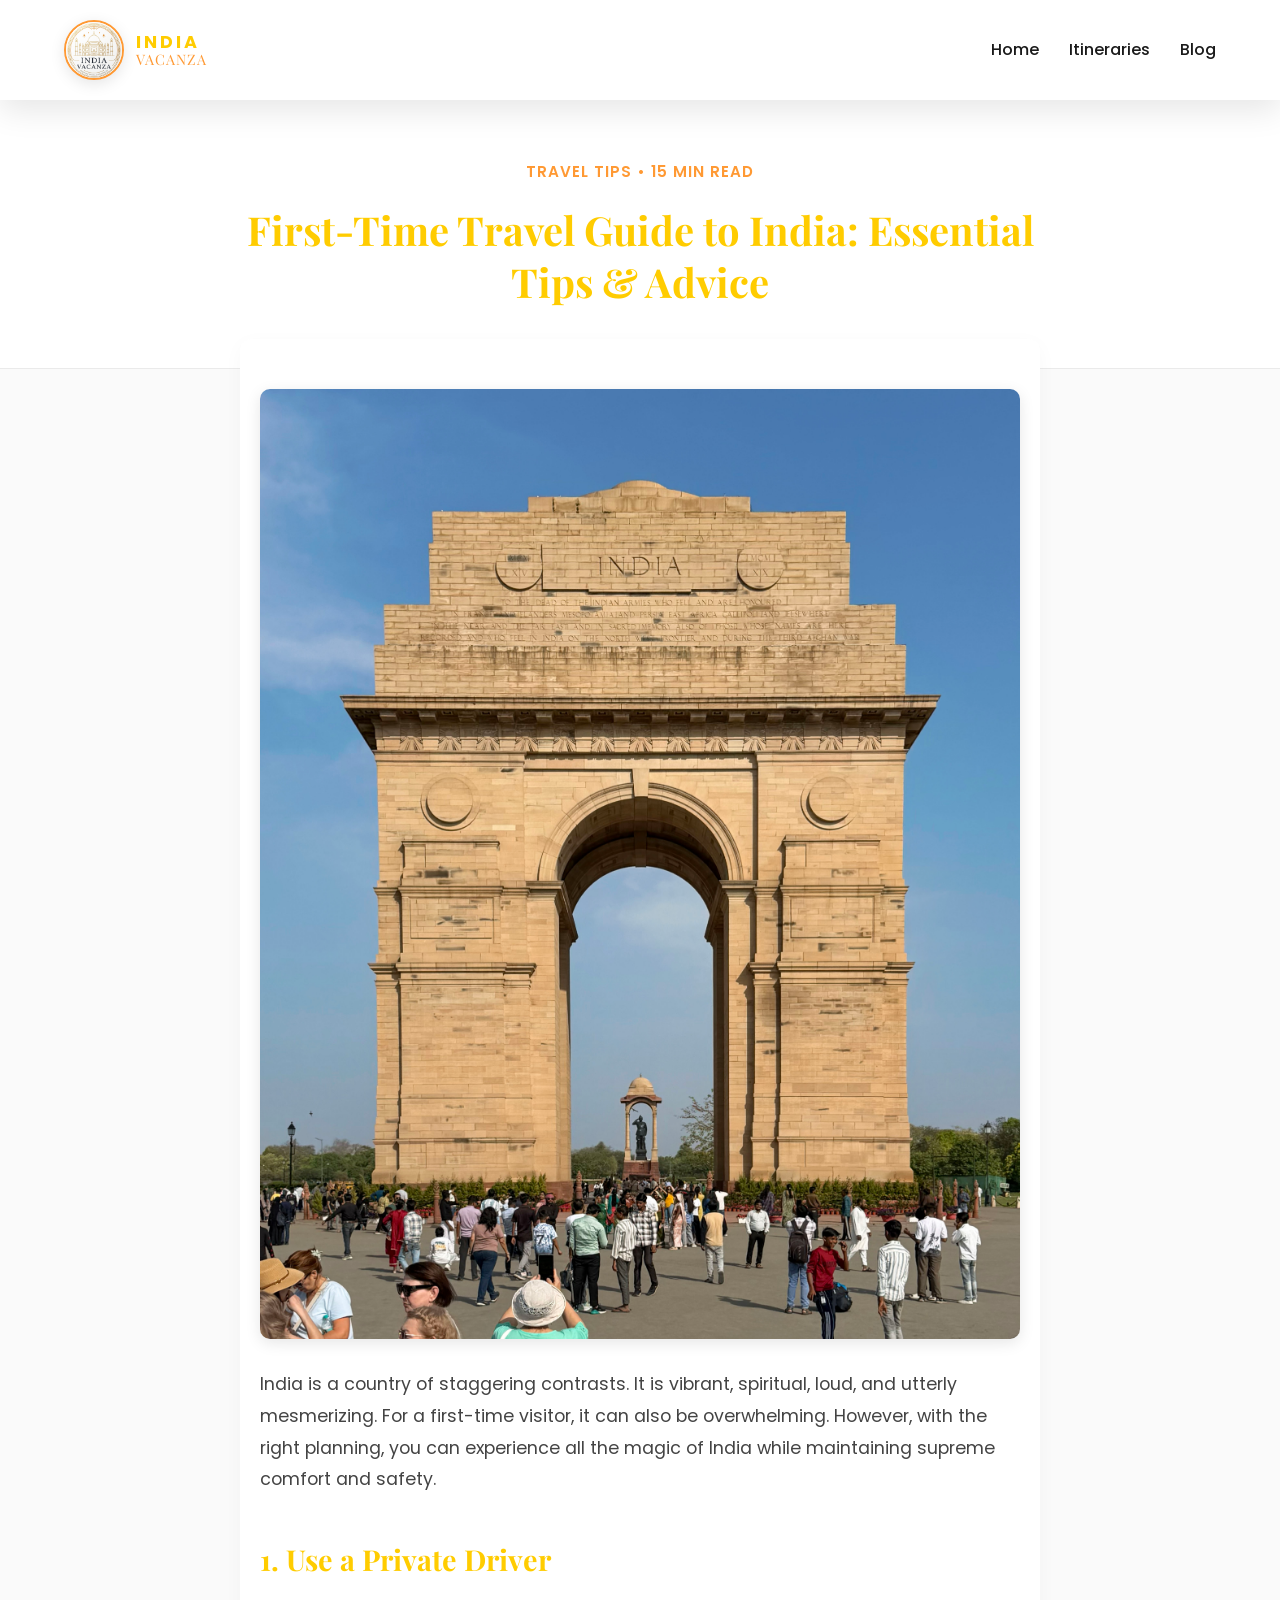
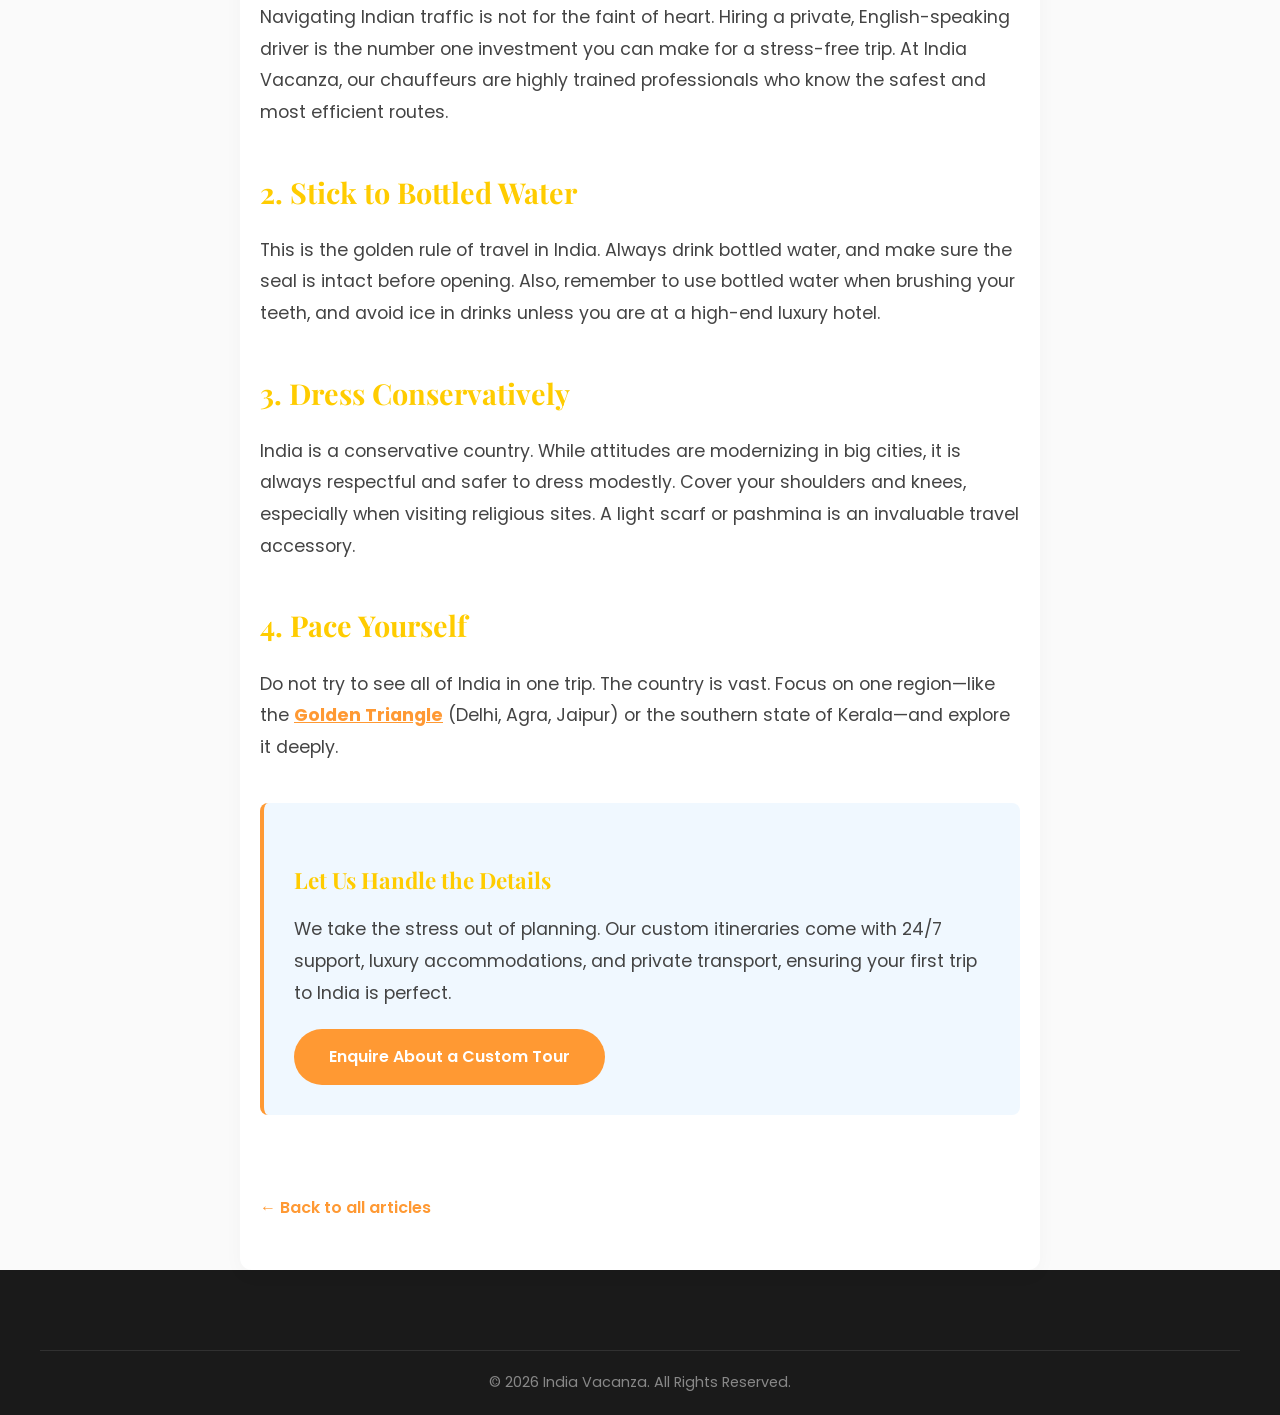
<file: blog-first-time-india.html>
<!DOCTYPE html>
<html lang="en">
<head>
    <meta charset="UTF-8">
    <meta name="viewport" content="width=device-width, initial-scale=1.0">
    <title>First-Timer's Guide to India Travel | India Vacanza</title>
    <meta name="description" content="Planning your first trip to India? Learn how to travel safely and luxuriously with our expert tips for first-time visitors.">
    <link rel="preconnect" href="https://fonts.googleapis.com">
    <link rel="preconnect" href="https://fonts.gstatic.com" crossorigin>
    <link href="https://fonts.googleapis.com/css2?family=Poppins:wght@300;400;600;700&family=Playfair+Display:wght@700&display=swap" rel="stylesheet">
    <link rel="stylesheet" href="style.css">
    <link rel="icon" type="image/png" href="https://cdn-icons-png.flaticon.com/512/5814/5814885.png">
</head>
<body>
    <header class="main-header scrolled">
        <nav class="navbar">
            <div class="logo">
                <a href="index.html" class="brand-link">
                    <div class="logo-seal"><img src="images/taj-logo.png" alt="India Vacanza Logo"></div>
                    <div class="brand-text">
                        <span class="india" style="color: var(--secondary-color);">INDIA</span>
                        <span class="vacanza">VACANZA</span>
                    </div>
                </a>
            </div>
            <ul class="nav-links">
                <li><a href="index.html#home">Home</a></li>
                <li><a href="itineraries.html">Itineraries</a></li>
                <li><a href="blog.html">Blog</a></li>
            </ul>
        </nav>
    </header>

    <main class="article-page">
        <header class="article-header">
            <div class="container">
                <div class="article-meta">Travel Tips • 15 Min Read</div>
                <h1>First-Time Travel Guide to India: Essential Tips & Advice</h1>
            </div>
        </header>

        <article class="article-body">
            <img src="images/blog_new/india.jpg" alt="India Culture Travel">
            <p>India is a country of staggering contrasts. It is vibrant, spiritual, loud, and utterly mesmerizing. For a first-time visitor, it can also be overwhelming. However, with the right planning, you can experience all the magic of India while maintaining supreme comfort and safety.</p>

            <h2>1. Use a Private Driver</h2>
            <p>Navigating Indian traffic is not for the faint of heart. Hiring a private, English-speaking driver is the number one investment you can make for a stress-free trip. At India Vacanza, our chauffeurs are highly trained professionals who know the safest and most efficient routes.</p>

            <h2>2. Stick to Bottled Water</h2>
            <p>This is the golden rule of travel in India. Always drink bottled water, and make sure the seal is intact before opening. Also, remember to use bottled water when brushing your teeth, and avoid ice in drinks unless you are at a high-end luxury hotel.</p>

            <h2>3. Dress Conservatively</h2>
            <p>India is a conservative country. While attitudes are modernizing in big cities, it is always respectful and safer to dress modestly. Cover your shoulders and knees, especially when visiting religious sites. A light scarf or pashmina is an invaluable travel accessory.</p>

            <h2>4. Pace Yourself</h2>
            <p>Do not try to see all of India in one trip. The country is vast. Focus on one region—like the <a href="blog-golden-triangle.html" style="color: var(--primary-color); font-weight: bold; text-decoration: underline;">Golden Triangle</a> (Delhi, Agra, Jaipur) or the southern state of Kerala—and explore it deeply.</p>

            <div class="article-cta">
                <h3>Let Us Handle the Details</h3>
                <p>We take the stress out of planning. Our custom itineraries come with 24/7 support, luxury accommodations, and private transport, ensuring your first trip to India is perfect.</p>
                <a href="index.html#contact" class="btn-primary">Enquire About a Custom Tour</a>
            </div>

            <a href="blog.html" class="back-to-blog">← Back to all articles</a>
        </article>
    </main>

    <footer class="main-footer">
        <div class="container footer-bottom">
            <p>&copy; 2026 India Vacanza. All Rights Reserved.</p>
        </div>
    </footer>
</body>
</html>
</file>
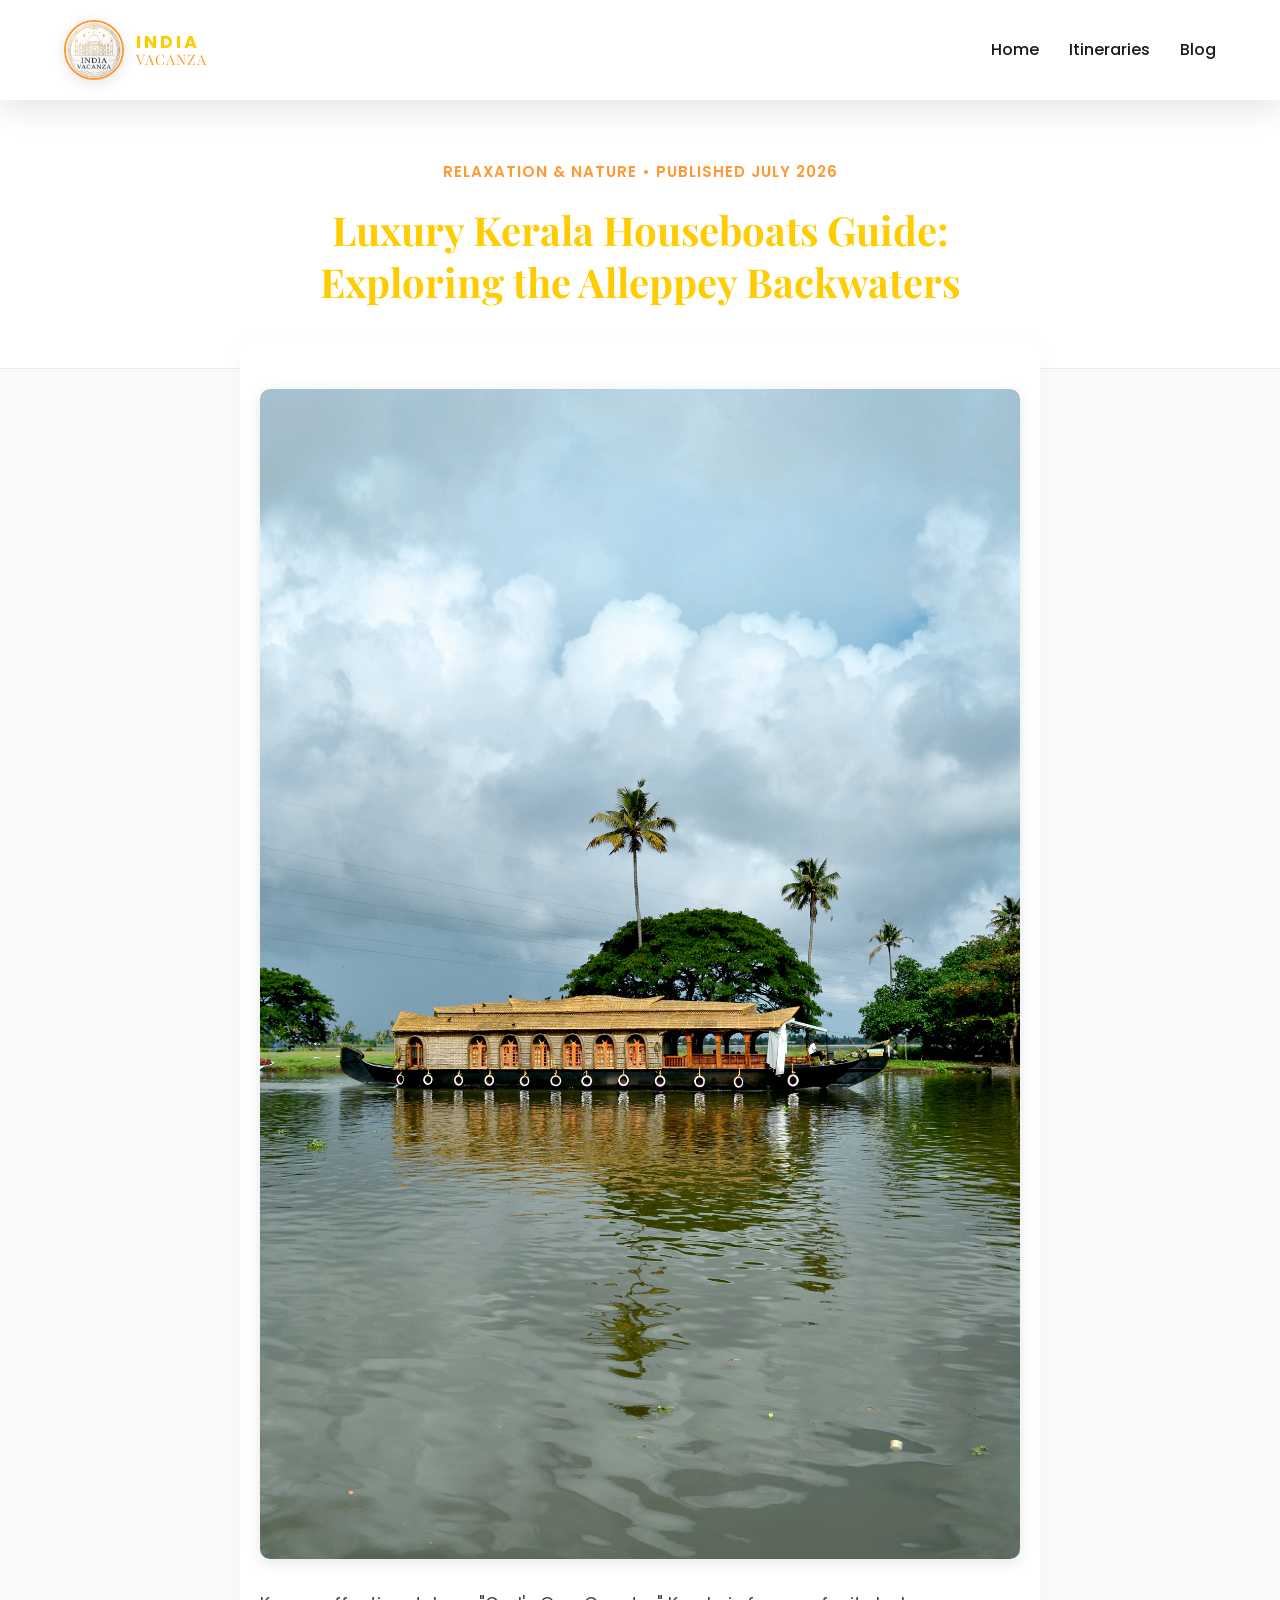
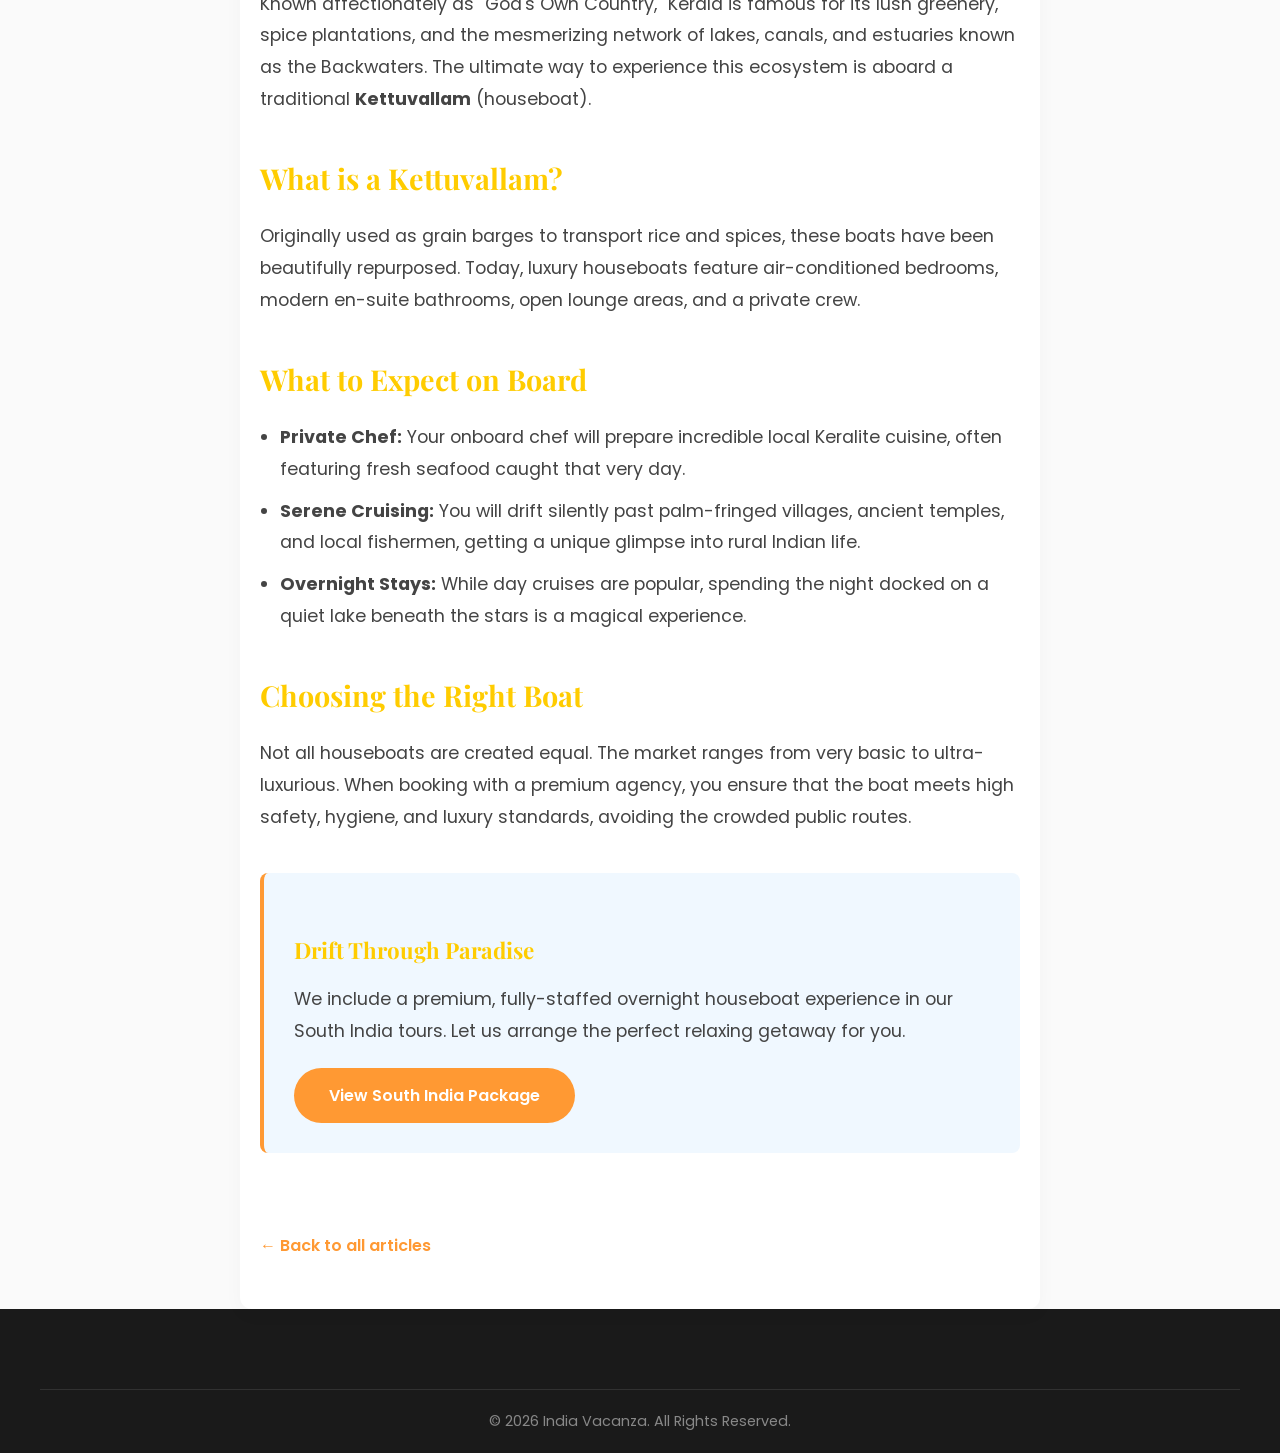
<file: blog-kerala-houseboats.html>
<!DOCTYPE html>
<html lang="en">
<head>
    <meta charset="UTF-8">
    <meta name="viewport" content="width=device-width, initial-scale=1.0">
    <title>Kerala Backwaters Luxury Houseboat Guide | India Vacanza</title>
    <meta name="description" content="A complete guide to booking and experiencing a luxury houseboat tour in the Kerala Backwaters, India.">
    <link rel="preconnect" href="https://fonts.googleapis.com">
    <link rel="preconnect" href="https://fonts.gstatic.com" crossorigin>
    <link href="https://fonts.googleapis.com/css2?family=Poppins:wght@300;400;600;700&family=Playfair+Display:wght@700&display=swap" rel="stylesheet">
    <link rel="stylesheet" href="style.css">
    <link rel="icon" type="image/png" href="https://cdn-icons-png.flaticon.com/512/5814/5814885.png">
</head>
<body>
    <header class="main-header scrolled">
        <nav class="navbar">
            <div class="logo">
                <a href="index.html" class="brand-link">
                    <div class="logo-seal"><img src="images/taj-logo.png" alt="India Vacanza Logo"></div>
                    <div class="brand-text">
                        <span class="india" style="color: var(--secondary-color);">INDIA</span>
                        <span class="vacanza">VACANZA</span>
                    </div>
                </a>
            </div>
            <ul class="nav-links">
                <li><a href="index.html#home">Home</a></li>
                <li><a href="itineraries.html">Itineraries</a></li>
                <li><a href="blog.html">Blog</a></li>
            </ul>
        </nav>
    </header>

    <main class="article-page">
        <header class="article-header">
            <div class="container">
                <div class="article-meta">Relaxation & Nature • Published July 2026</div>
                <h1>Luxury Kerala Houseboats Guide: Exploring the Alleppey Backwaters</h1>
            </div>
        </header>

        <article class="article-body">
            <img src="images/blog_new/kerala.jpg" alt="Kerala Backwaters Houseboat">
            <p>Known affectionately as "God's Own Country," Kerala is famous for its lush greenery, spice plantations, and the mesmerizing network of lakes, canals, and estuaries known as the Backwaters. The ultimate way to experience this ecosystem is aboard a traditional <strong>Kettuvallam</strong> (houseboat).</p>

            <h2>What is a Kettuvallam?</h2>
            <p>Originally used as grain barges to transport rice and spices, these boats have been beautifully repurposed. Today, luxury houseboats feature air-conditioned bedrooms, modern en-suite bathrooms, open lounge areas, and a private crew.</p>

            <h2>What to Expect on Board</h2>
            <ul>
                <li><strong>Private Chef:</strong> Your onboard chef will prepare incredible local Keralite cuisine, often featuring fresh seafood caught that very day.</li>
                <li><strong>Serene Cruising:</strong> You will drift silently past palm-fringed villages, ancient temples, and local fishermen, getting a unique glimpse into rural Indian life.</li>
                <li><strong>Overnight Stays:</strong> While day cruises are popular, spending the night docked on a quiet lake beneath the stars is a magical experience.</li>
            </ul>

            <h2>Choosing the Right Boat</h2>
            <p>Not all houseboats are created equal. The market ranges from very basic to ultra-luxurious. When booking with a premium agency, you ensure that the boat meets high safety, hygiene, and luxury standards, avoiding the crowded public routes.</p>

            <div class="article-cta">
                <h3>Drift Through Paradise</h3>
                <p>We include a premium, fully-staffed overnight houseboat experience in our South India tours. Let us arrange the perfect relaxing getaway for you.</p>
                <a href="itineraries.html#south-india" class="btn-primary">View South India Package</a>
            </div>

            <a href="blog.html" class="back-to-blog">← Back to all articles</a>
        </article>
    </main>

    <footer class="main-footer">
        <div class="container footer-bottom">
            <p>&copy; 2026 India Vacanza. All Rights Reserved.</p>
        </div>
    </footer>
</body>
</html>
</file>
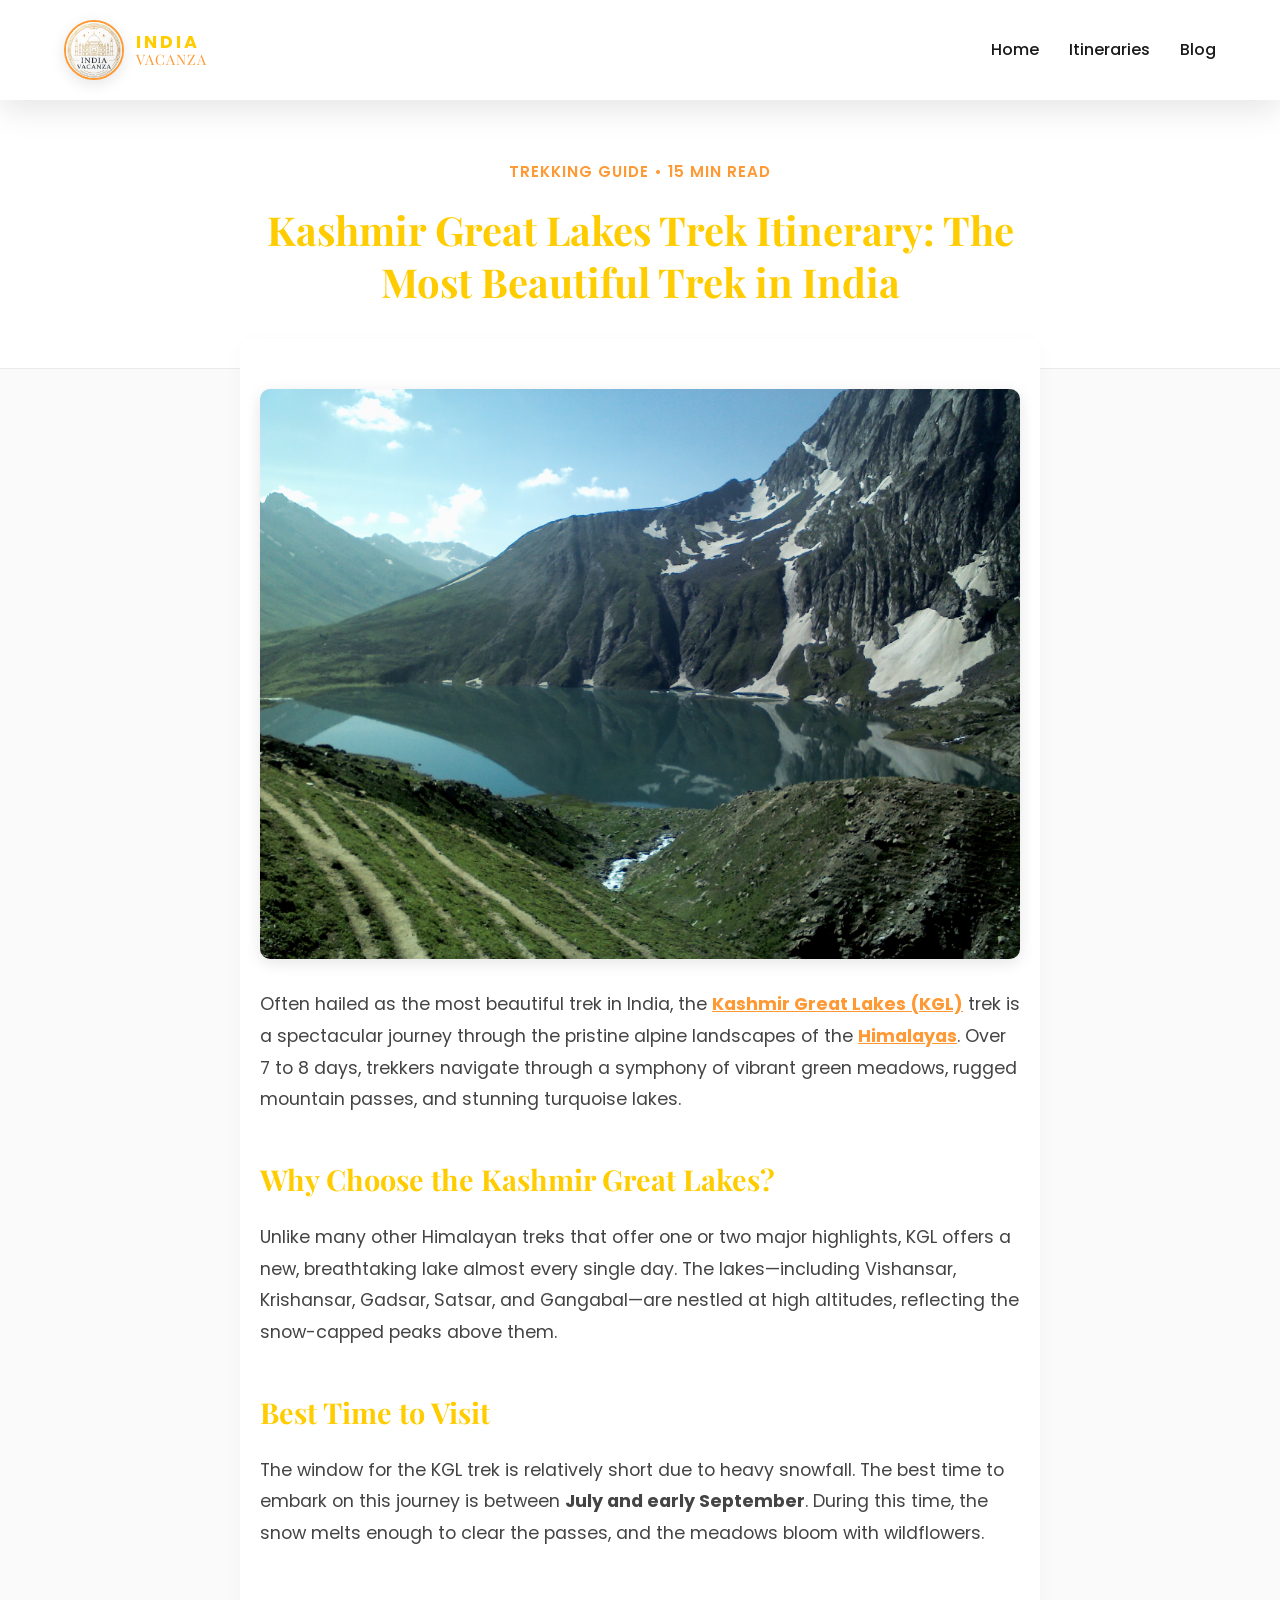
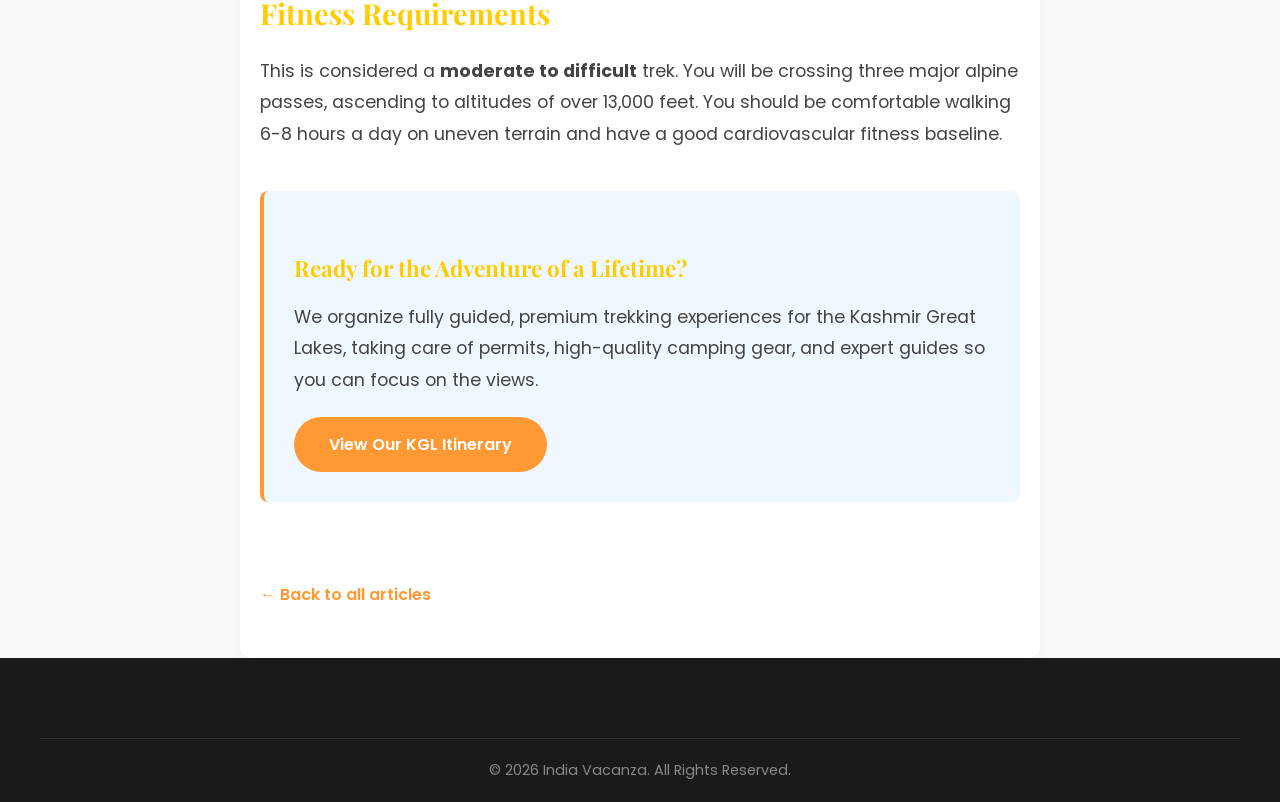
<file: blog-kgl-trek.html>
<!DOCTYPE html>
<html lang="en">
<head>
    <meta charset="UTF-8">
    <meta name="viewport" content="width=device-width, initial-scale=1.0">
    <title>Kashmir Great Lakes Trek Itinerary & Guide | India Vacanza</title>
    <meta name="description" content="Discover everything you need to know about the Kashmir Great Lakes trek, including itinerary, fitness requirements, and the best time to visit.">
    <link rel="preconnect" href="https://fonts.googleapis.com">
    <link rel="preconnect" href="https://fonts.gstatic.com" crossorigin>
    <link href="https://fonts.googleapis.com/css2?family=Poppins:wght@300;400;600;700&family=Playfair+Display:wght@700&display=swap" rel="stylesheet">
    <link rel="stylesheet" href="style.css">
    <link rel="icon" type="image/png" href="https://cdn-icons-png.flaticon.com/512/5814/5814885.png">
</head>
<body>
    <header class="main-header scrolled">
        <nav class="navbar">
            <div class="logo">
                <a href="index.html" class="brand-link">
                    <div class="logo-seal"><img src="images/taj-logo.png" alt="India Vacanza Logo"></div>
                    <div class="brand-text">
                        <span class="india" style="color: var(--secondary-color);">INDIA</span>
                        <span class="vacanza">VACANZA</span>
                    </div>
                </a>
            </div>
            <ul class="nav-links">
                <li><a href="index.html#home">Home</a></li>
                <li><a href="itineraries.html">Itineraries</a></li>
                <li><a href="blog.html">Blog</a></li>
            </ul>
        </nav>
    </header>

    <main class="article-page">
        <header class="article-header">
            <div class="container">
                <div class="article-meta">Trekking Guide • 15 Min Read</div>
                <h1>Kashmir Great Lakes Trek Itinerary: The Most Beautiful Trek in India</h1>
            </div>
        </header>

        <article class="article-body">
            <img src="images/blog_new/kgl.jpg" alt="Kashmir Great Lakes Trek">
            <p>Often hailed as the most beautiful trek in India, the <strong><a href="itineraries.html#kgl" style="color: var(--primary-color); font-weight: bold; text-decoration: underline;">Kashmir Great Lakes (KGL)</a></strong> trek is a spectacular journey through the pristine alpine landscapes of the <a href="blog-tarsar-marsar.html" style="color: var(--primary-color); font-weight: bold; text-decoration: underline;">Himalayas</a>. Over 7 to 8 days, trekkers navigate through a symphony of vibrant green meadows, rugged mountain passes, and stunning turquoise lakes.</p>

            <h2>Why Choose the Kashmir Great Lakes?</h2>
            <p>Unlike many other Himalayan treks that offer one or two major highlights, KGL offers a new, breathtaking lake almost every single day. The lakes—including Vishansar, Krishansar, Gadsar, Satsar, and Gangabal—are nestled at high altitudes, reflecting the snow-capped peaks above them.</p>

            <h2>Best Time to Visit</h2>
            <p>The window for the KGL trek is relatively short due to heavy snowfall. The best time to embark on this journey is between <strong>July and early September</strong>. During this time, the snow melts enough to clear the passes, and the meadows bloom with wildflowers.</p>

            <h2>Fitness Requirements</h2>
            <p>This is considered a <strong>moderate to difficult</strong> trek. You will be crossing three major alpine passes, ascending to altitudes of over 13,000 feet. You should be comfortable walking 6-8 hours a day on uneven terrain and have a good cardiovascular fitness baseline.</p>

            <div class="article-cta">
                <h3>Ready for the Adventure of a Lifetime?</h3>
                <p>We organize fully guided, premium trekking experiences for the Kashmir Great Lakes, taking care of permits, high-quality camping gear, and expert guides so you can focus on the views.</p>
                <a href="itineraries.html#kgl" class="btn-primary">View Our KGL Itinerary</a>
            </div>

            <a href="blog.html" class="back-to-blog">← Back to all articles</a>
        </article>
    </main>

    <!-- Footer snippet -->
    <footer class="main-footer">
        <div class="container footer-bottom">
            <p>&copy; 2026 India Vacanza. All Rights Reserved.</p>
        </div>
    </footer>
</body>
</html>
</file>
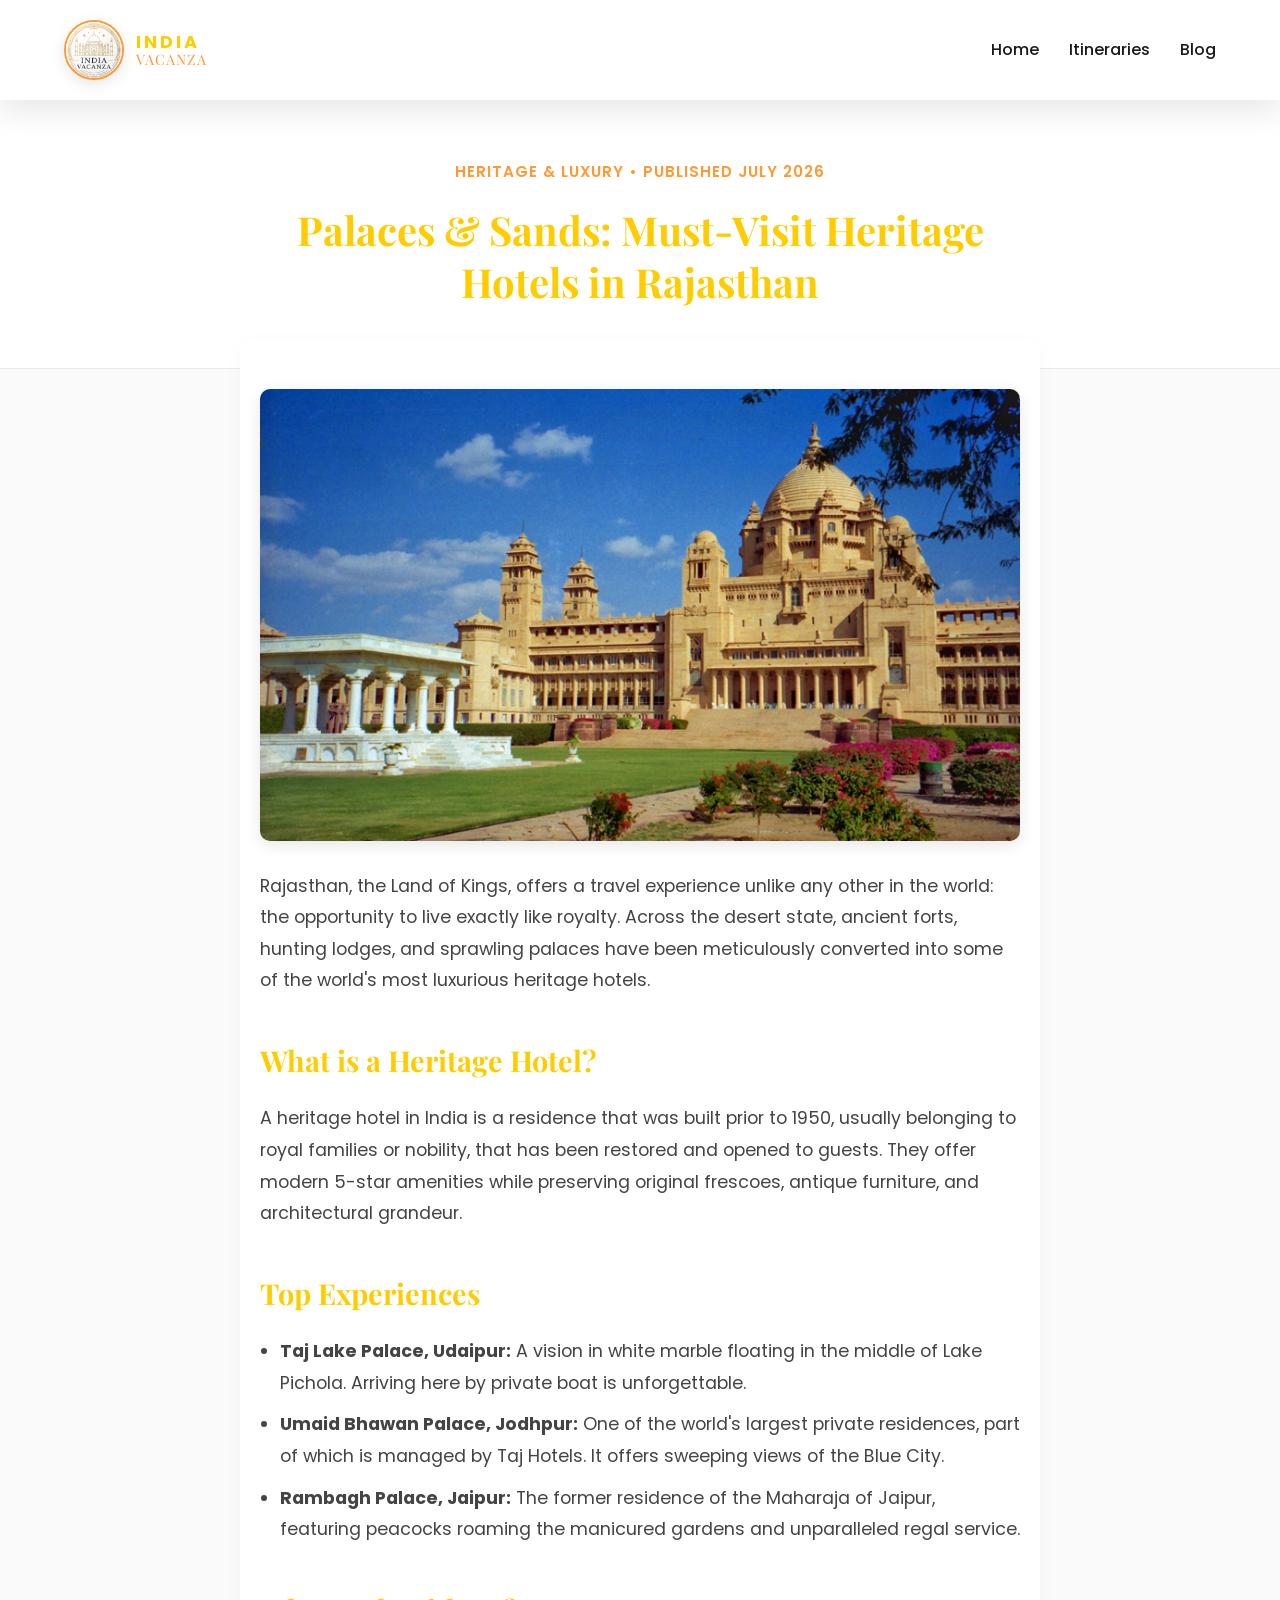
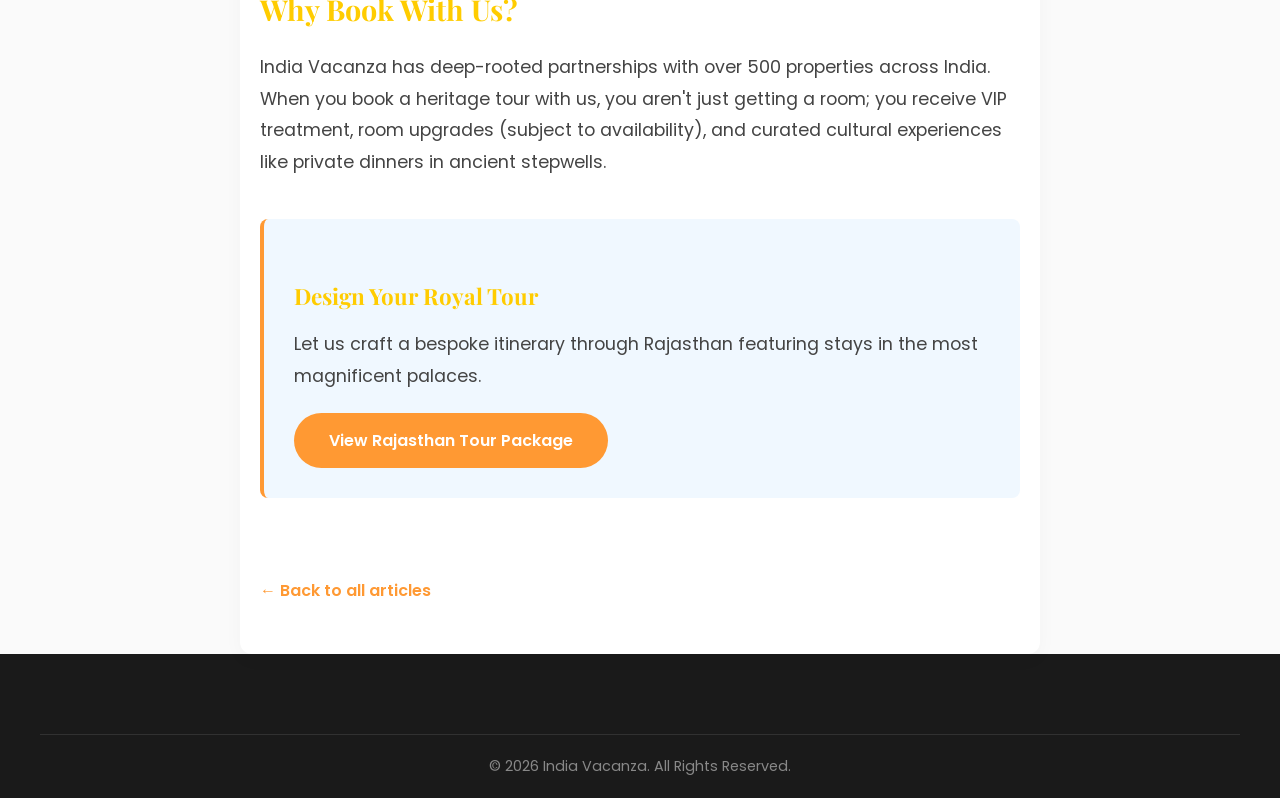
<file: blog-rajasthan-heritage.html>
<!DOCTYPE html>
<html lang="en">
<head>
    <meta charset="UTF-8">
    <meta name="viewport" content="width=device-width, initial-scale=1.0">
    <title>Top Heritage Hotels in Rajasthan | India Vacanza</title>
    <meta name="description" content="Discover the best heritage hotels, converted palaces, and luxury stays in Rajasthan. Plan your royal India tour today.">
    <link rel="preconnect" href="https://fonts.googleapis.com">
    <link rel="preconnect" href="https://fonts.gstatic.com" crossorigin>
    <link href="https://fonts.googleapis.com/css2?family=Poppins:wght@300;400;600;700&family=Playfair+Display:wght@700&display=swap" rel="stylesheet">
    <link rel="stylesheet" href="style.css">
    <link rel="icon" type="image/png" href="https://cdn-icons-png.flaticon.com/512/5814/5814885.png">
</head>
<body>
    <header class="main-header scrolled">
        <nav class="navbar">
            <div class="logo">
                <a href="index.html" class="brand-link">
                    <div class="logo-seal"><img src="images/taj-logo.png" alt="India Vacanza Logo"></div>
                    <div class="brand-text">
                        <span class="india" style="color: var(--secondary-color);">INDIA</span>
                        <span class="vacanza">VACANZA</span>
                    </div>
                </a>
            </div>
            <ul class="nav-links">
                <li><a href="index.html#home">Home</a></li>
                <li><a href="itineraries.html">Itineraries</a></li>
                <li><a href="blog.html">Blog</a></li>
            </ul>
        </nav>
    </header>

    <main class="article-page">
        <header class="article-header">
            <div class="container">
                <div class="article-meta">Heritage & Luxury • Published July 2026</div>
                <h1>Palaces & Sands: Must-Visit Heritage Hotels in Rajasthan</h1>
            </div>
        </header>

        <article class="article-body">
            <img src="images/blog_new/rajasthan.jpg" alt="Rajasthan Heritage Hotels">
            <p>Rajasthan, the Land of Kings, offers a travel experience unlike any other in the world: the opportunity to live exactly like royalty. Across the desert state, ancient forts, hunting lodges, and sprawling palaces have been meticulously converted into some of the world's most luxurious heritage hotels.</p>

            <h2>What is a Heritage Hotel?</h2>
            <p>A heritage hotel in India is a residence that was built prior to 1950, usually belonging to royal families or nobility, that has been restored and opened to guests. They offer modern 5-star amenities while preserving original frescoes, antique furniture, and architectural grandeur.</p>

            <h2>Top Experiences</h2>
            <ul>
                <li><strong>Taj Lake Palace, Udaipur:</strong> A vision in white marble floating in the middle of Lake Pichola. Arriving here by private boat is unforgettable.</li>
                <li><strong>Umaid Bhawan Palace, Jodhpur:</strong> One of the world's largest private residences, part of which is managed by Taj Hotels. It offers sweeping views of the Blue City.</li>
                <li><strong>Rambagh Palace, Jaipur:</strong> The former residence of the Maharaja of Jaipur, featuring peacocks roaming the manicured gardens and unparalleled regal service.</li>
            </ul>

            <h2>Why Book With Us?</h2>
            <p>India Vacanza has deep-rooted partnerships with over 500 properties across India. When you book a heritage tour with us, you aren't just getting a room; you receive VIP treatment, room upgrades (subject to availability), and curated cultural experiences like private dinners in ancient stepwells.</p>

            <div class="article-cta">
                <h3>Design Your Royal Tour</h3>
                <p>Let us craft a bespoke itinerary through Rajasthan featuring stays in the most magnificent palaces.</p>
                <a href="itineraries.html#rajasthan" class="btn-primary">View Rajasthan Tour Package</a>
            </div>

            <a href="blog.html" class="back-to-blog">← Back to all articles</a>
        </article>
    </main>

    <footer class="main-footer">
        <div class="container footer-bottom">
            <p>&copy; 2026 India Vacanza. All Rights Reserved.</p>
        </div>
    </footer>
</body>
</html>
</file>
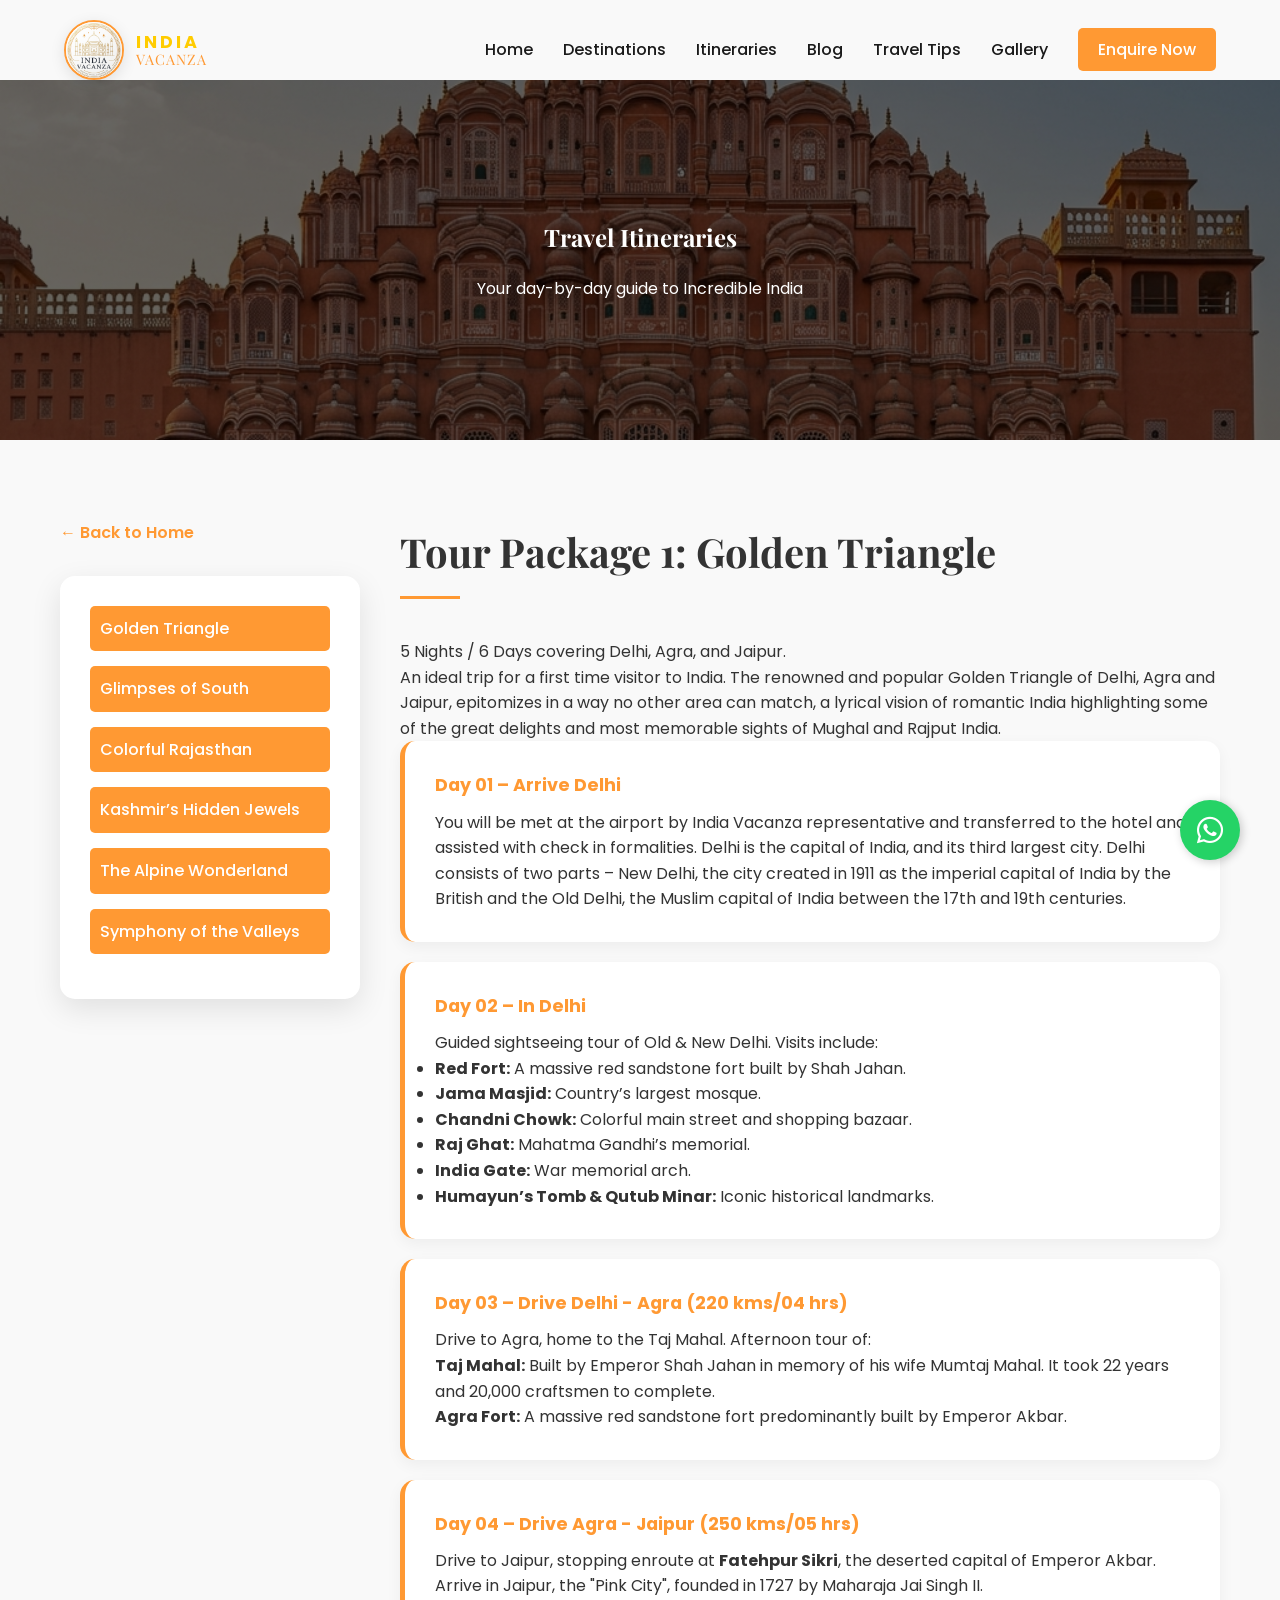
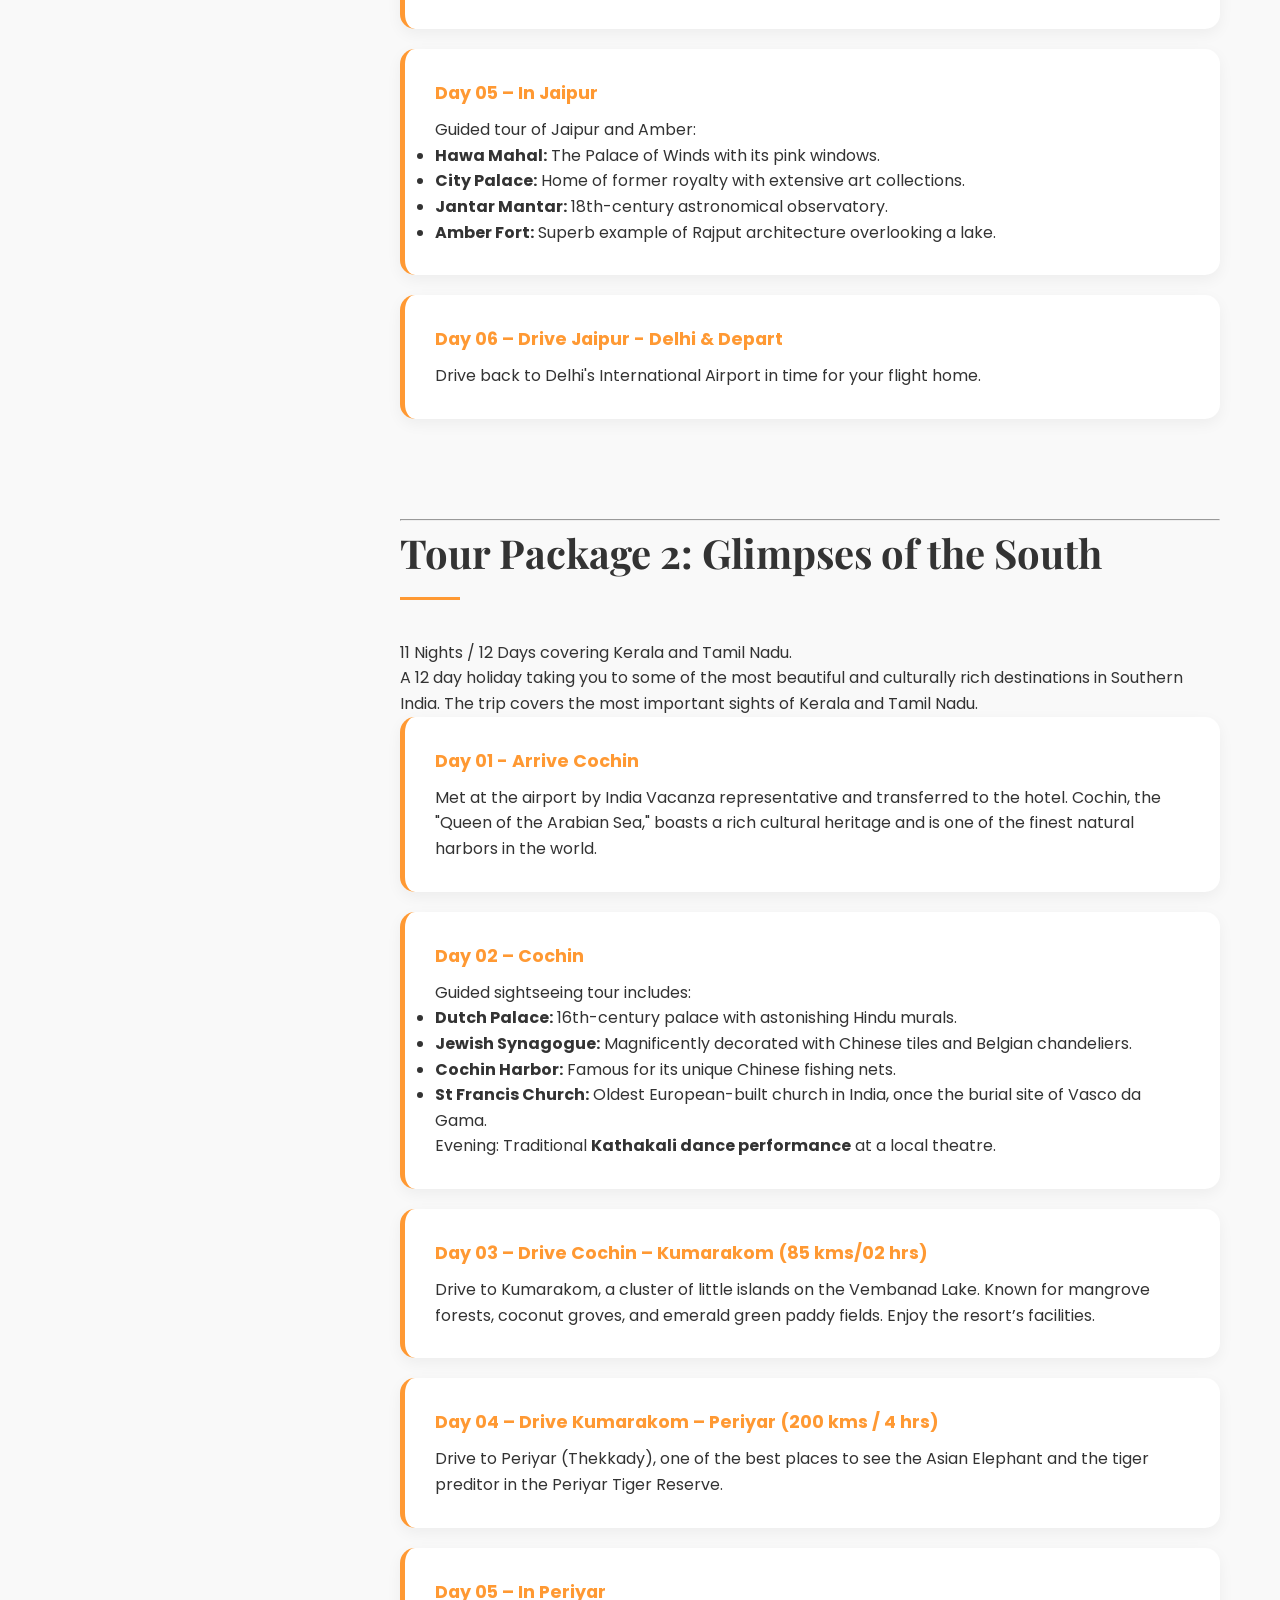
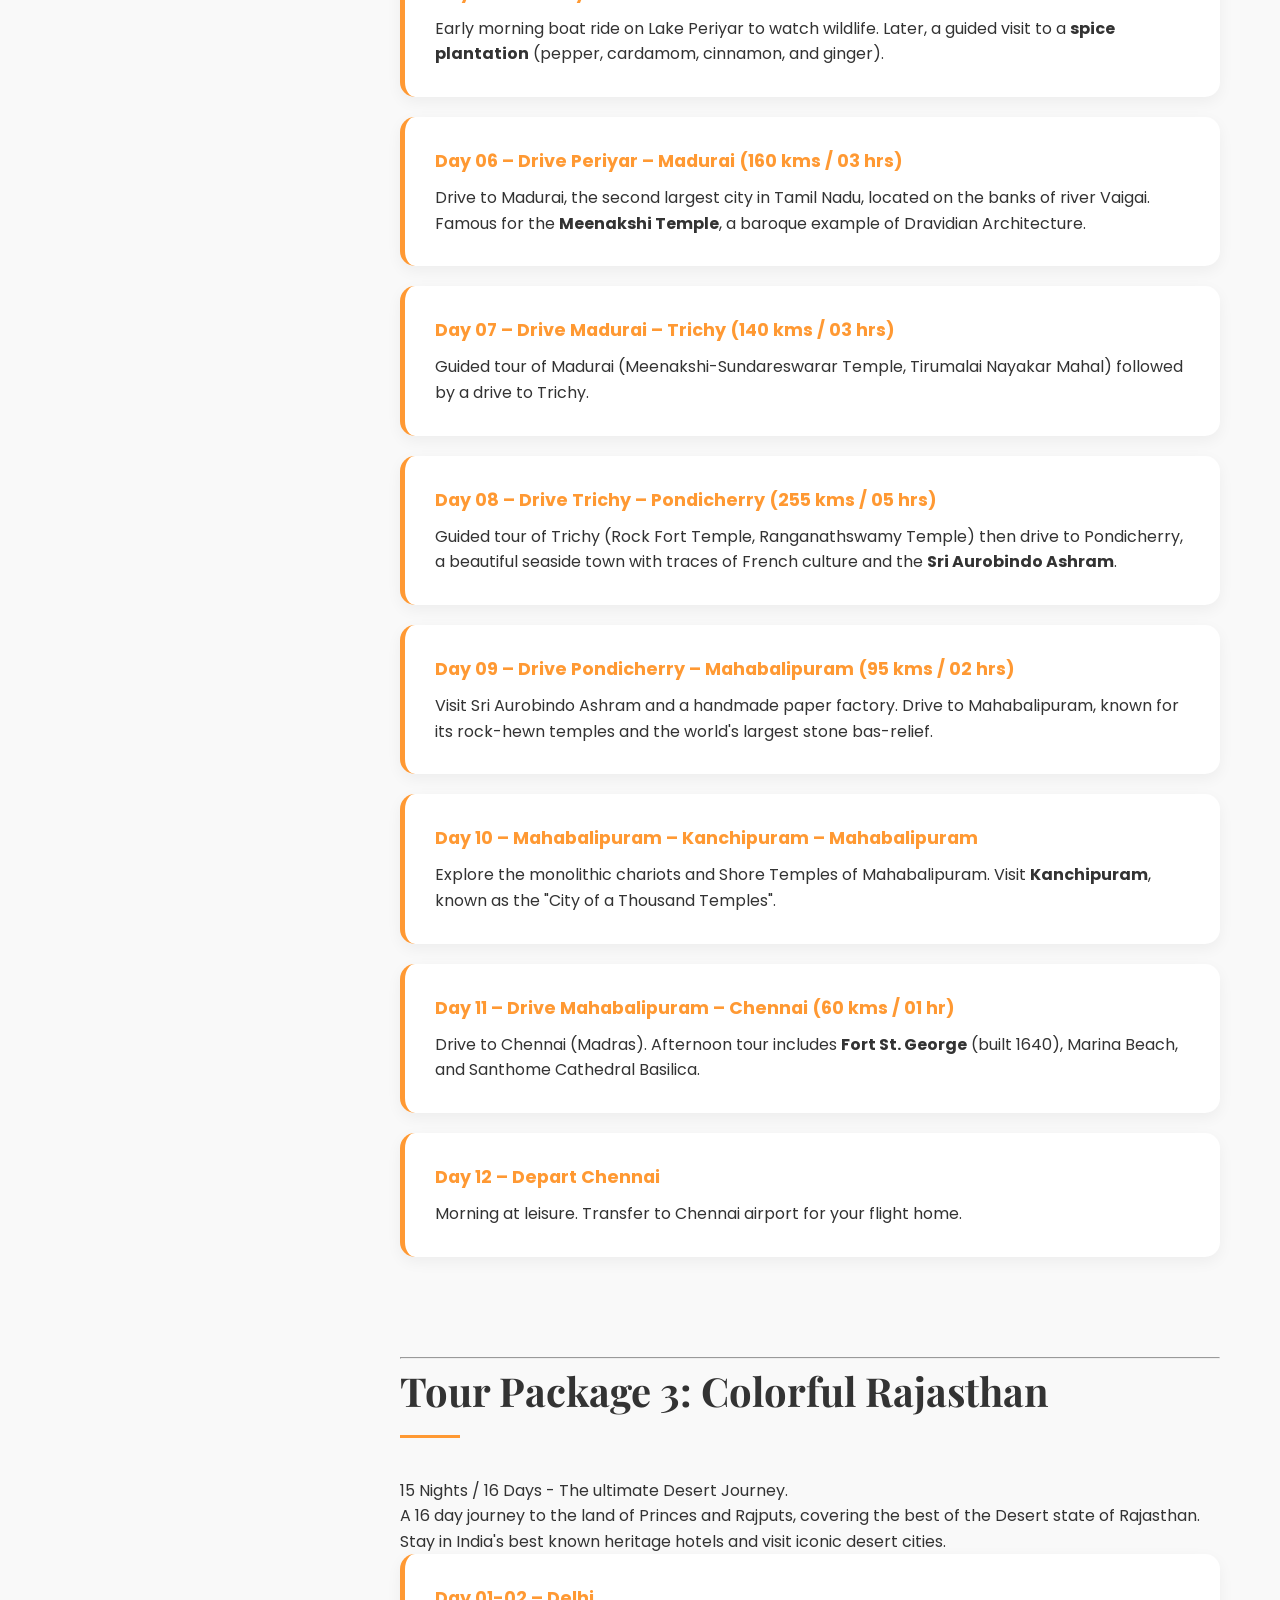
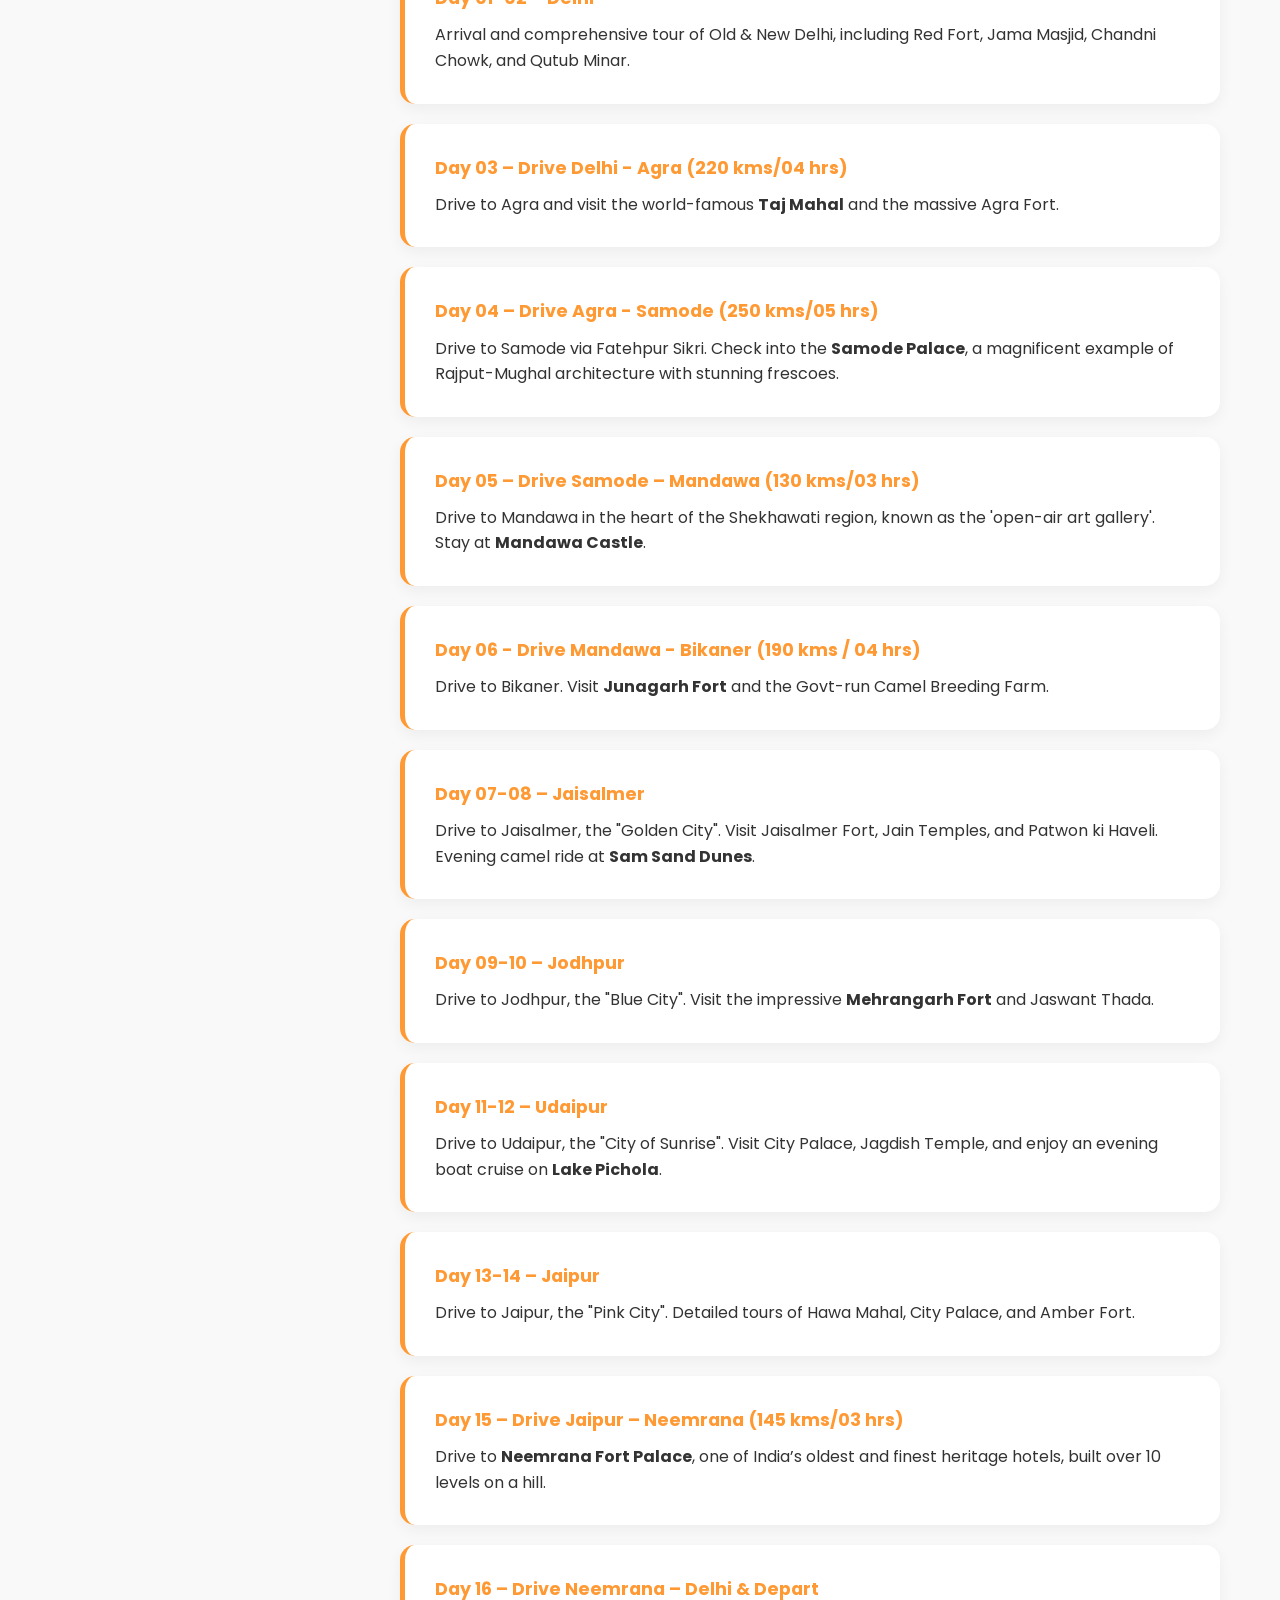
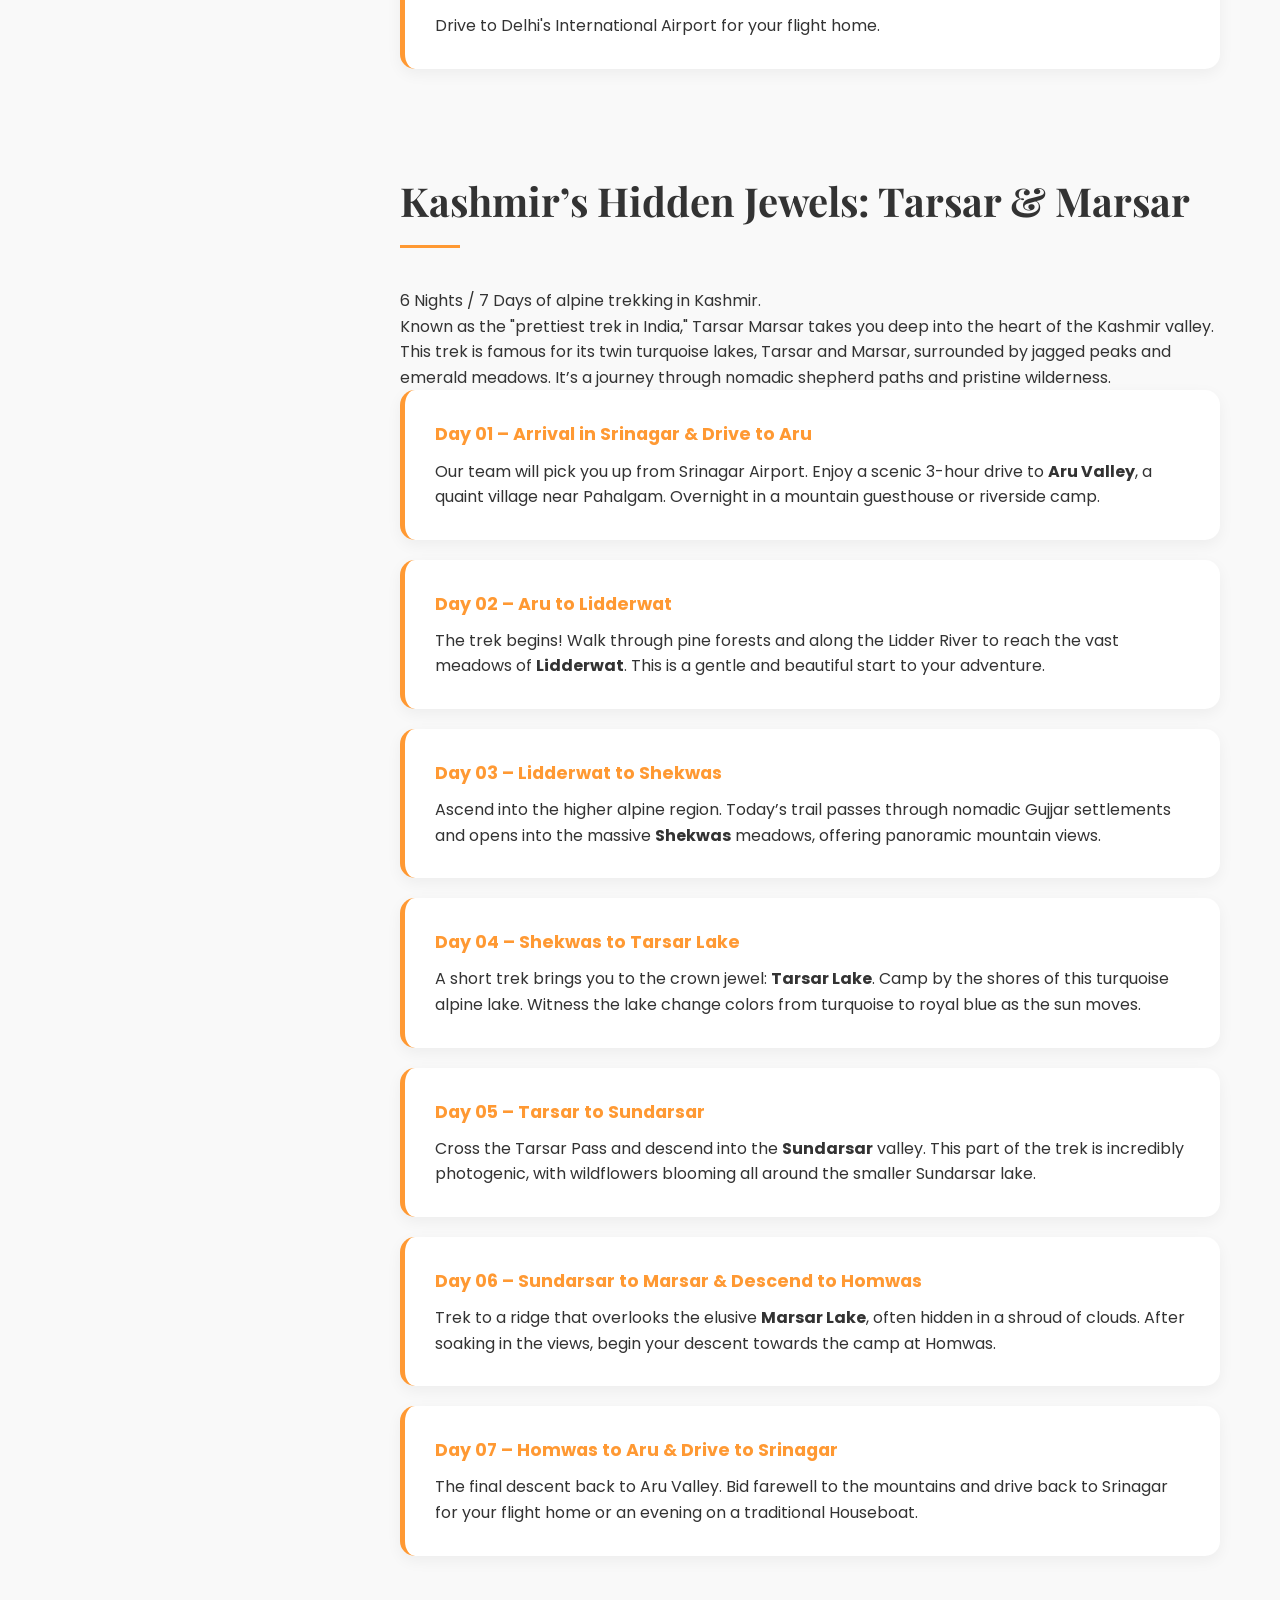
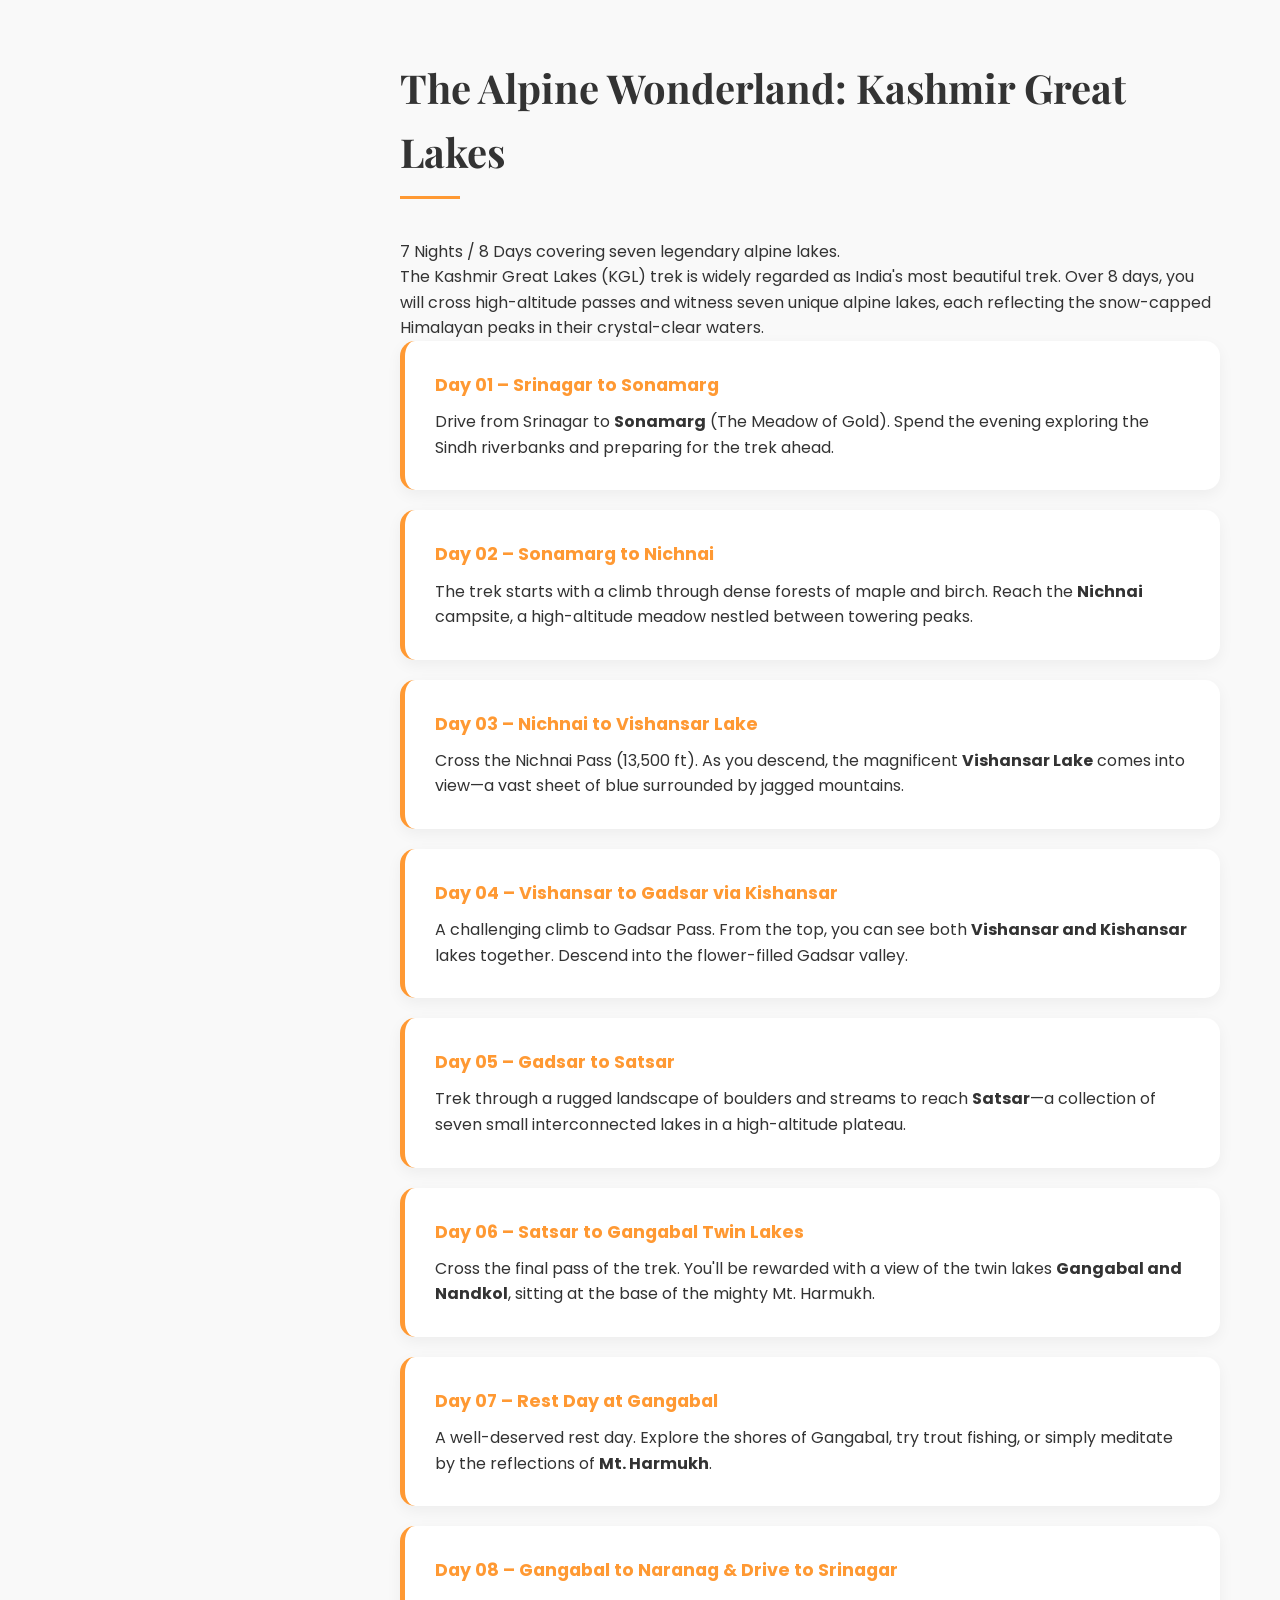
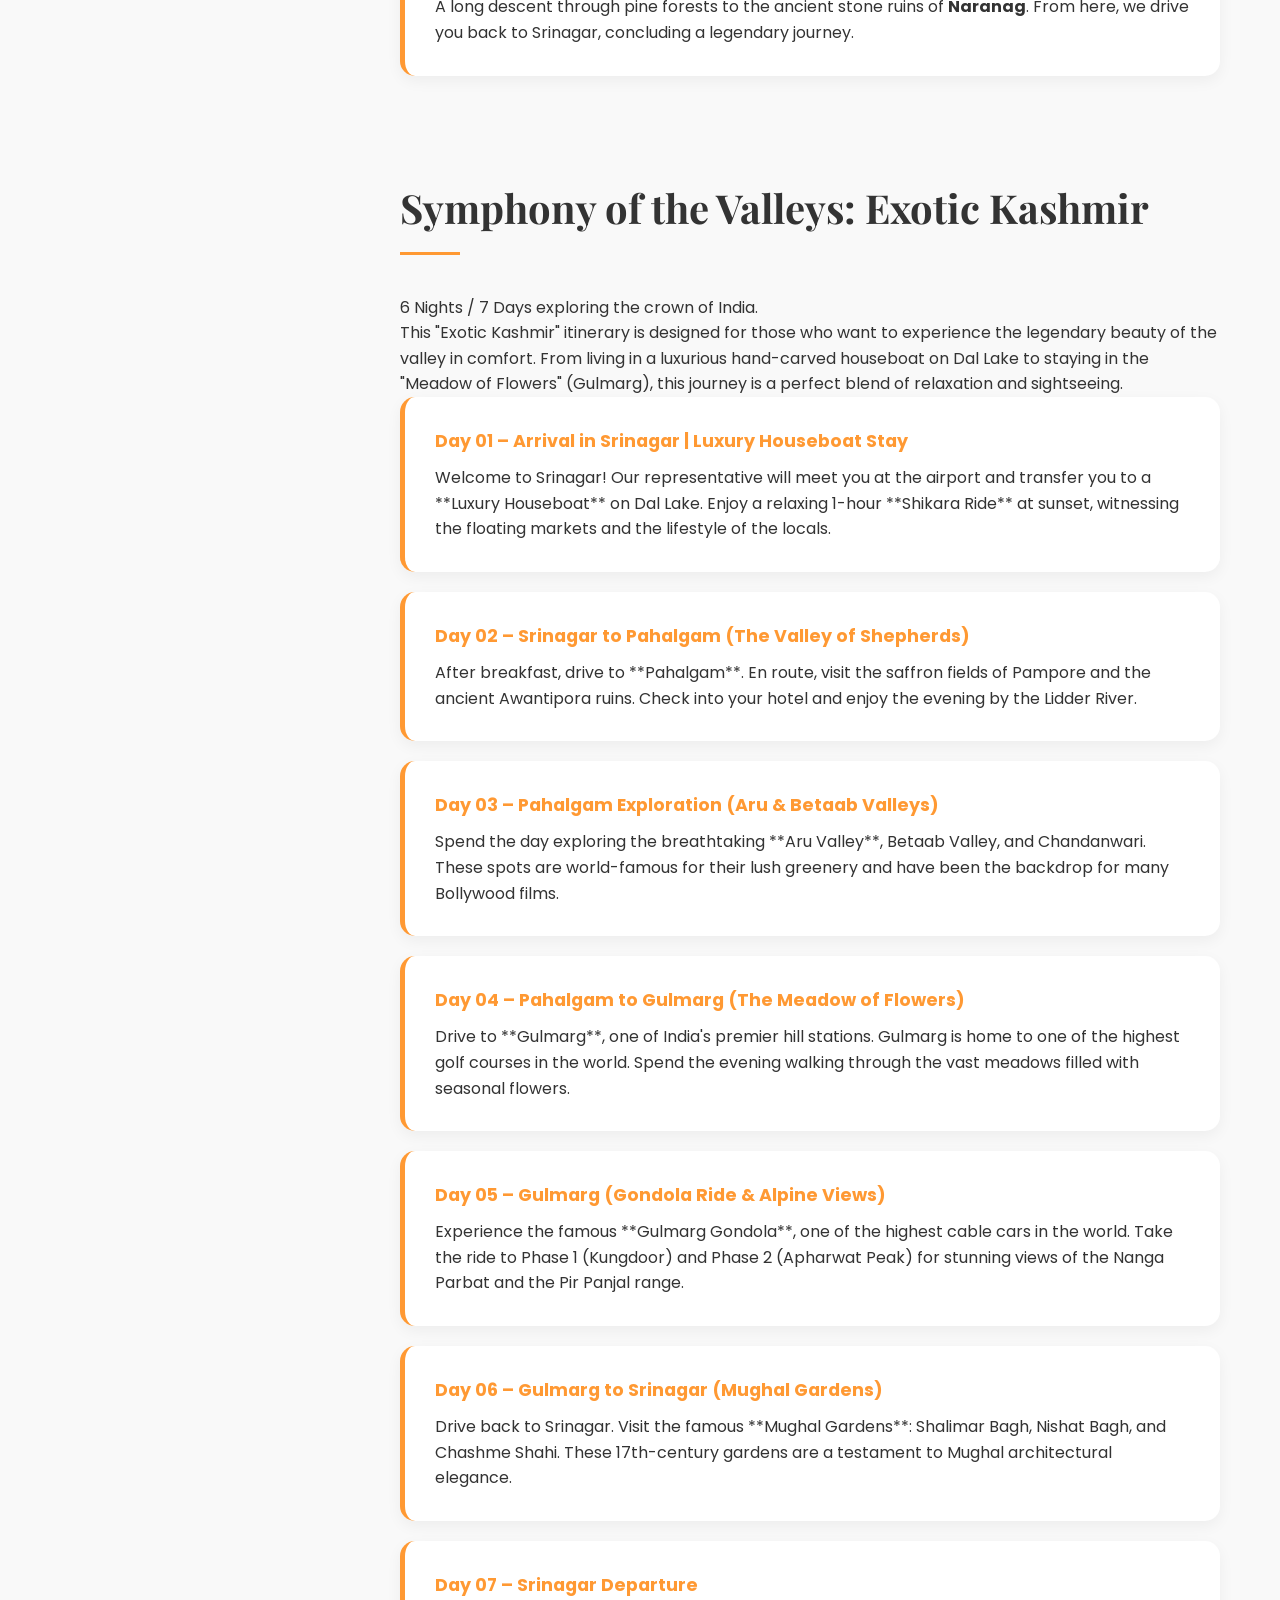
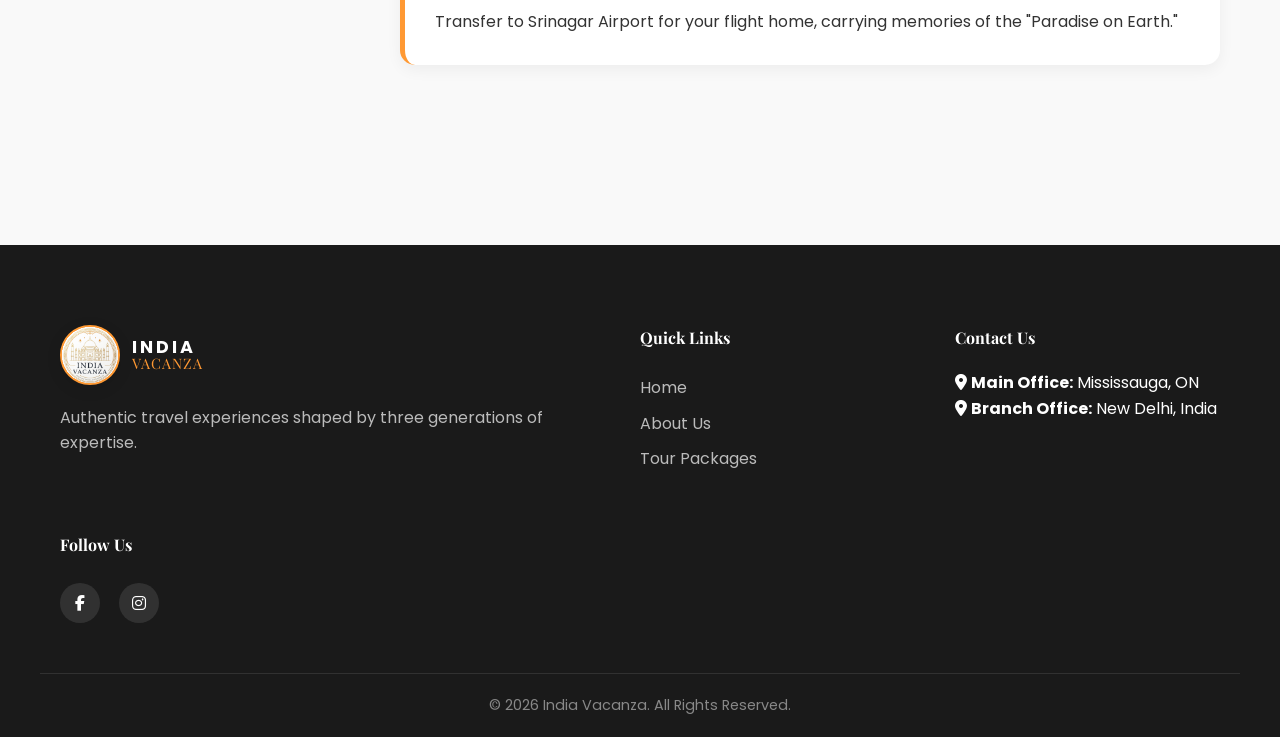
<file: itineraries.html>
<!DOCTYPE html>
<html lang="en">
<head>
    <meta charset="UTF-8">
    <meta name="viewport" content="width=device-width, initial-scale=1.0">
    <title>Detailed India Tour Itineraries | Kashmir, Rajasthan, Golden Triangle</title>
    <meta name="description" content="Explore day-by-day itineraries for our custom India tours. Detailed plans for Kashmir Great Lakes trekking, Rajasthan heritage tours, and the classic Golden Triangle.">
    <meta name="keywords" content="India Itineraries, Kashmir Trekking Plan, Rajasthan Tour Day by Day, Golden Triangle Schedule, India Vacanza Tours">
    
    <!-- Google Fonts -->
    <link rel="preconnect" href="https://fonts.googleapis.com">
    <link rel="preconnect" href="https://fonts.gstatic.com" crossorigin>
    <link href="https://fonts.googleapis.com/css2?family=Poppins:wght@300;400;600;700&family=Playfair+Display:wght@700&display=swap" rel="stylesheet">
    
    <link rel="stylesheet" href="style.css">
    
    <!-- Favicon Placeholder (Icon) -->
    <link rel="icon" type="image/png" href="https://cdn-icons-png.flaticon.com/512/5814/5814885.png">
    
    <!-- Font Awesome for Social Icons -->
    <link rel="stylesheet" href="https://cdnjs.cloudflare.com/ajax/libs/font-awesome/6.5.1/css/all.min.css">
</head>
<body>

    <header class="main-header scrolled">
        <nav class="navbar">
            <div class="logo">
                <a href="index.html#home" class="brand-link">
                    <div class="logo-seal">
                        <img src="images/taj-logo.png" alt="India Vacanza Logo">
                    </div>
                    <div class="brand-text">
                        <span class="india" style="color: var(--secondary-color);">INDIA</span>
                        <span class="vacanza">VACANZA</span>
                    </div>
                </a>
            </div>
            <ul class="nav-links">
                <li><a href="index.html#home">Home</a></li>
                <li><a href="index.html#destinations">Destinations</a></li>
                <li><a href="itineraries.html">Itineraries</a></li>
                <li><a href="blog.html">Blog</a></li>
                <li><a href="index.html#tips">Travel Tips</a></li>
                <li><a href="index.html#gallery">Gallery</a></li>
                <li><a href="index.html#contact" class="cta-btn">Enquire Now</a></li>
            </ul>
        </nav>
    </header>

    <section class="itinerary-hero">
        <div class="container">
            <h1>Travel Itineraries</h1>
            <p>Your day-by-day guide to Incredible India</p>
        </div>
    </section>

    <div class="container">
        <div class="itinerary-container">
            <aside class="itinerary-sidebar">
                <a href="index.html" class="back-home">← Back to Home</a>
                <ul class="itinerary-nav">
                    <li><a href="#golden-triangle" class="active">Golden Triangle</a></li>
                    <li><a href="#south-india">Glimpses of South</a></li>
                    <li><a href="#rajasthan">Colorful Rajasthan</a></li>
                    <li><a href="#tarsar-marsar">Kashmir’s Hidden Jewels</a></li>
                    <li><a href="#kgl">The Alpine Wonderland</a></li>
                    <li><a href="#exotic-kashmir">Symphony of the Valleys</a></li>
                </ul>
            </aside>

            <main class="itinerary-content">
                <!-- Tour 1: Golden Triangle -->
                <section id="golden-triangle" class="tour-section">
                    <h2 class="section-title">Tour Package 1: Golden Triangle</h2>
                    <p class="tour-summary">5 Nights / 6 Days covering Delhi, Agra, and Jaipur.</p>
                    <p>An ideal trip for a first time visitor to India. The renowned and popular Golden Triangle of Delhi, Agra and Jaipur, epitomizes in a way no other area can match, a lyrical vision of romantic India highlighting some of the great delights and most memorable sights of Mughal and Rajput India.</p>
                    
                    <div class="day-card">
                        <div class="day-title">Day 01 – Arrive Delhi</div>
                        <p>You will be met at the airport by India Vacanza representative and transferred to the hotel and assisted with check in formalities. Delhi is the capital of India, and its third largest city. Delhi consists of two parts – New Delhi, the city created in 1911 as the imperial capital of India by the British and the Old Delhi, the Muslim capital of India between the 17th and 19th centuries.</p>
                    </div>
                    <div class="day-card">
                        <div class="day-title">Day 02 – In Delhi</div>
                        <p>Guided sightseeing tour of Old & New Delhi. Visits include:</p>
                        <ul>
                            <li><strong>Red Fort:</strong> A massive red sandstone fort built by Shah Jahan.</li>
                            <li><strong>Jama Masjid:</strong> Country’s largest mosque.</li>
                            <li><strong>Chandni Chowk:</strong> Colorful main street and shopping bazaar.</li>
                            <li><strong>Raj Ghat:</strong> Mahatma Gandhi’s memorial.</li>
                            <li><strong>India Gate:</strong> War memorial arch.</li>
                            <li><strong>Humayun’s Tomb & Qutub Minar:</strong> Iconic historical landmarks.</li>
                        </ul>
                    </div>
                    <div class="day-card">
                        <div class="day-title">Day 03 – Drive Delhi - Agra (220 kms/04 hrs)</div>
                        <p>Drive to Agra, home to the Taj Mahal. Afternoon tour of:</p>
                        <p><strong>Taj Mahal:</strong> Built by Emperor Shah Jahan in memory of his wife Mumtaj Mahal. It took 22 years and 20,000 craftsmen to complete.</p>
                        <p><strong>Agra Fort:</strong> A massive red sandstone fort predominantly built by Emperor Akbar.</p>
                    </div>
                    <div class="day-card">
                        <div class="day-title">Day 04 – Drive Agra - Jaipur (250 kms/05 hrs)</div>
                        <p>Drive to Jaipur, stopping enroute at <strong>Fatehpur Sikri</strong>, the deserted capital of Emperor Akbar. Arrive in Jaipur, the "Pink City", founded in 1727 by Maharaja Jai Singh II.</p>
                    </div>
                    <div class="day-card">
                        <div class="day-title">Day 05 – In Jaipur</div>
                        <p>Guided tour of Jaipur and Amber:</p>
                        <ul>
                            <li><strong>Hawa Mahal:</strong> The Palace of Winds with its pink windows.</li>
                            <li><strong>City Palace:</strong> Home of former royalty with extensive art collections.</li>
                            <li><strong>Jantar Mantar:</strong> 18th-century astronomical observatory.</li>
                            <li><strong>Amber Fort:</strong> Superb example of Rajput architecture overlooking a lake.</li>
                        </ul>
                    </div>
                    <div class="day-card">
                        <div class="day-title">Day 06 – Drive Jaipur - Delhi & Depart</div>
                        <p>Drive back to Delhi's International Airport in time for your flight home.</p>
                    </div>
                </section>

                <hr>

                <!-- Tour 2: Glimpses of South -->
                <section id="south-india" class="tour-section">
                    <h2 class="section-title">Tour Package 2: Glimpses of the South</h2>
                    <p class="tour-summary">11 Nights / 12 Days covering Kerala and Tamil Nadu.</p>
                    <p>A 12 day holiday taking you to some of the most beautiful and culturally rich destinations in Southern India. The trip covers the most important sights of Kerala and Tamil Nadu.</p>
                    
                    <div class="day-card">
                        <div class="day-title">Day 01 - Arrive Cochin</div>
                        <p>Met at the airport by India Vacanza representative and transferred to the hotel. Cochin, the "Queen of the Arabian Sea," boasts a rich cultural heritage and is one of the finest natural harbors in the world.</p>
                    </div>
                    <div class="day-card">
                        <div class="day-title">Day 02 – Cochin</div>
                        <p>Guided sightseeing tour includes:</p>
                        <ul>
                            <li><strong>Dutch Palace:</strong> 16th-century palace with astonishing Hindu murals.</li>
                            <li><strong>Jewish Synagogue:</strong> Magnificently decorated with Chinese tiles and Belgian chandeliers.</li>
                            <li><strong>Cochin Harbor:</strong> Famous for its unique Chinese fishing nets.</li>
                            <li><strong>St Francis Church:</strong> Oldest European-built church in India, once the burial site of Vasco da Gama.</li>
                        </ul>
                        <p>Evening: Traditional <strong>Kathakali dance performance</strong> at a local theatre.</p>
                    </div>
                    <div class="day-card">
                        <div class="day-title">Day 03 – Drive Cochin – Kumarakom (85 kms/02 hrs)</div>
                        <p>Drive to Kumarakom, a cluster of little islands on the Vembanad Lake. Known for mangrove forests, coconut groves, and emerald green paddy fields. Enjoy the resort’s facilities.</p>
                    </div>
                    <div class="day-card">
                        <div class="day-title">Day 04 – Drive Kumarakom – Periyar (200 kms / 4 hrs)</div>
                        <p>Drive to Periyar (Thekkady), one of the best places to see the Asian Elephant and the tiger preditor in the Periyar Tiger Reserve.</p>
                    </div>
                    <div class="day-card">
                        <div class="day-title">Day 05 – In Periyar</div>
                        <p>Early morning boat ride on Lake Periyar to watch wildlife. Later, a guided visit to a <strong>spice plantation</strong> (pepper, cardamom, cinnamon, and ginger).</p>
                    </div>
                    <div class="day-card">
                        <div class="day-title">Day 06 – Drive Periyar – Madurai (160 kms / 03 hrs)</div>
                        <p>Drive to Madurai, the second largest city in Tamil Nadu, located on the banks of river Vaigai. Famous for the <strong>Meenakshi Temple</strong>, a baroque example of Dravidian Architecture.</p>
                    </div>
                    <div class="day-card">
                        <div class="day-title">Day 07 – Drive Madurai – Trichy (140 kms / 03 hrs)</div>
                        <p>Guided tour of Madurai (Meenakshi-Sundareswarar Temple, Tirumalai Nayakar Mahal) followed by a drive to Trichy.</p>
                    </div>
                    <div class="day-card">
                        <div class="day-title">Day 08 – Drive Trichy – Pondicherry (255 kms / 05 hrs)</div>
                        <p>Guided tour of Trichy (Rock Fort Temple, Ranganathswamy Temple) then drive to Pondicherry, a beautiful seaside town with traces of French culture and the <strong>Sri Aurobindo Ashram</strong>.</p>
                    </div>
                    <div class="day-card">
                        <div class="day-title">Day 09 – Drive Pondicherry – Mahabalipuram (95 kms / 02 hrs)</div>
                        <p>Visit Sri Aurobindo Ashram and a handmade paper factory. Drive to Mahabalipuram, known for its rock-hewn temples and the world's largest stone bas-relief.</p>
                    </div>
                    <div class="day-card">
                        <div class="day-title">Day 10 – Mahabalipuram – Kanchipuram – Mahabalipuram</div>
                        <p>Explore the monolithic chariots and Shore Temples of Mahabalipuram. Visit <strong>Kanchipuram</strong>, known as the "City of a Thousand Temples".</p>
                    </div>
                    <div class="day-card">
                        <div class="day-title">Day 11 – Drive Mahabalipuram – Chennai (60 kms / 01 hr)</div>
                        <p>Drive to Chennai (Madras). Afternoon tour includes <strong>Fort St. George</strong> (built 1640), Marina Beach, and Santhome Cathedral Basilica.</p>
                    </div>
                    <div class="day-card">
                        <div class="day-title">Day 12 – Depart Chennai</div>
                        <p>Morning at leisure. Transfer to Chennai airport for your flight home.</p>
                    </div>
                </section>

                <hr>

                <!-- Tour 3: Colorful Rajasthan -->
                <section id="rajasthan" class="tour-section">
                    <h2 class="section-title">Tour Package 3: Colorful Rajasthan</h2>
                    <p class="tour-summary">15 Nights / 16 Days - The ultimate Desert Journey.</p>
                    <p>A 16 day journey to the land of Princes and Rajputs, covering the best of the Desert state of Rajasthan. Stay in India's best known heritage hotels and visit iconic desert cities.</p>
                    
                    <div class="day-card">
                        <div class="day-title">Day 01-02 – Delhi</div>
                        <p>Arrival and comprehensive tour of Old & New Delhi, including Red Fort, Jama Masjid, Chandni Chowk, and Qutub Minar.</p>
                    </div>
                    <div class="day-card">
                        <div class="day-title">Day 03 – Drive Delhi - Agra (220 kms/04 hrs)</div>
                        <p>Drive to Agra and visit the world-famous <strong>Taj Mahal</strong> and the massive Agra Fort.</p>
                    </div>
                    <div class="day-card">
                        <div class="day-title">Day 04 – Drive Agra - Samode (250 kms/05 hrs)</div>
                        <p>Drive to Samode via Fatehpur Sikri. Check into the <strong>Samode Palace</strong>, a magnificent example of Rajput-Mughal architecture with stunning frescoes.</p>
                    </div>
                    <div class="day-card">
                        <div class="day-title">Day 05 – Drive Samode – Mandawa (130 kms/03 hrs)</div>
                        <p>Drive to Mandawa in the heart of the Shekhawati region, known as the 'open-air art gallery'. Stay at <strong>Mandawa Castle</strong>.</p>
                    </div>
                    <div class="day-card">
                        <div class="day-title">Day 06 - Drive Mandawa - Bikaner (190 kms / 04 hrs)</div>
                        <p>Drive to Bikaner. Visit <strong>Junagarh Fort</strong> and the Govt-run Camel Breeding Farm.</p>
                    </div>
                    <div class="day-card">
                        <div class="day-title">Day 07-08 – Jaisalmer</div>
                        <p>Drive to Jaisalmer, the "Golden City". Visit Jaisalmer Fort, Jain Temples, and Patwon ki Haveli. Evening camel ride at <strong>Sam Sand Dunes</strong>.</p>
                    </div>
                    <div class="day-card">
                        <div class="day-title">Day 09-10 – Jodhpur</div>
                        <p>Drive to Jodhpur, the "Blue City". Visit the impressive <strong>Mehrangarh Fort</strong> and Jaswant Thada.</p>
                    </div>
                    <div class="day-card">
                        <div class="day-title">Day 11-12 – Udaipur</div>
                        <p>Drive to Udaipur, the "City of Sunrise". Visit City Palace, Jagdish Temple, and enjoy an evening boat cruise on <strong>Lake Pichola</strong>.</p>
                    </div>
                    <div class="day-card">
                        <div class="day-title">Day 13-14 – Jaipur</div>
                        <p>Drive to Jaipur, the "Pink City". Detailed tours of Hawa Mahal, City Palace, and Amber Fort.</p>
                    </div>
                    <div class="day-card">
                        <div class="day-title">Day 15 – Drive Jaipur – Neemrana (145 kms/03 hrs)</div>
                        <p>Drive to <strong>Neemrana Fort Palace</strong>, one of India’s oldest and finest heritage hotels, built over 10 levels on a hill.</p>
                    </div>
                    <div class="day-card">
                        <div class="day-title">Day 16 – Drive Neemrana – Delhi & Depart</div>
                        <p>Drive to Delhi's International Airport for your flight home.</p>
                    </div>
                </section>

                <!-- Tour 4: Tarsar Marsar -->
                <section id="tarsar-marsar" class="tour-section" style="margin-top: 50px;">
                    <h2 class="section-title">Kashmir’s Hidden Jewels: Tarsar & Marsar</h2>
                    <p class="tour-summary">6 Nights / 7 Days of alpine trekking in Kashmir.</p>
                    <p>Known as the "prettiest trek in India," Tarsar Marsar takes you deep into the heart of the Kashmir valley. This trek is famous for its twin turquoise lakes, Tarsar and Marsar, surrounded by jagged peaks and emerald meadows. It’s a journey through nomadic shepherd paths and pristine wilderness.</p>
                    
                    <div class="day-card">
                        <div class="day-title">Day 01 – Arrival in Srinagar & Drive to Aru</div>
                        <p>Our team will pick you up from Srinagar Airport. Enjoy a scenic 3-hour drive to <strong>Aru Valley</strong>, a quaint village near Pahalgam. Overnight in a mountain guesthouse or riverside camp.</p>
                    </div>
                    <div class="day-card">
                        <div class="day-title">Day 02 – Aru to Lidderwat</div>
                        <p>The trek begins! Walk through pine forests and along the Lidder River to reach the vast meadows of <strong>Lidderwat</strong>. This is a gentle and beautiful start to your adventure.</p>
                    </div>
                    <div class="day-card">
                        <div class="day-title">Day 03 – Lidderwat to Shekwas</div>
                        <p>Ascend into the higher alpine region. Today’s trail passes through nomadic Gujjar settlements and opens into the massive <strong>Shekwas</strong> meadows, offering panoramic mountain views.</p>
                    </div>
                    <div class="day-card">
                        <div class="day-title">Day 04 – Shekwas to Tarsar Lake</div>
                        <p>A short trek brings you to the crown jewel: <strong>Tarsar Lake</strong>. Camp by the shores of this turquoise alpine lake. Witness the lake change colors from turquoise to royal blue as the sun moves.</p>
                    </div>
                    <div class="day-card">
                        <div class="day-title">Day 05 – Tarsar to Sundarsar</div>
                        <p>Cross the Tarsar Pass and descend into the <strong>Sundarsar</strong> valley. This part of the trek is incredibly photogenic, with wildflowers blooming all around the smaller Sundarsar lake.</p>
                    </div>
                    <div class="day-card">
                        <div class="day-title">Day 06 – Sundarsar to Marsar & Descend to Homwas</div>
                        <p>Trek to a ridge that overlooks the elusive <strong>Marsar Lake</strong>, often hidden in a shroud of clouds. After soaking in the views, begin your descent towards the camp at Homwas.</p>
                    </div>
                    <div class="day-card">
                        <div class="day-title">Day 07 – Homwas to Aru & Drive to Srinagar</div>
                        <p>The final descent back to Aru Valley. Bid farewell to the mountains and drive back to Srinagar for your flight home or an evening on a traditional Houseboat.</p>
                    </div>
                </section>

                <!-- Tour 5: Kashmir Great Lakes -->
                <section id="kgl" class="tour-section" style="margin-top: 50px;">
                    <h2 class="section-title">The Alpine Wonderland: Kashmir Great Lakes</h2>
                    <p class="tour-summary">7 Nights / 8 Days covering seven legendary alpine lakes.</p>
                    <p>The Kashmir Great Lakes (KGL) trek is widely regarded as India's most beautiful trek. Over 8 days, you will cross high-altitude passes and witness seven unique alpine lakes, each reflecting the snow-capped Himalayan peaks in their crystal-clear waters.</p>
                    
                    <div class="day-card">
                        <div class="day-title">Day 01 – Srinagar to Sonamarg</div>
                        <p>Drive from Srinagar to <strong>Sonamarg</strong> (The Meadow of Gold). Spend the evening exploring the Sindh riverbanks and preparing for the trek ahead.</p>
                    </div>
                    <div class="day-card">
                        <div class="day-title">Day 02 – Sonamarg to Nichnai</div>
                        <p>The trek starts with a climb through dense forests of maple and birch. Reach the <strong>Nichnai</strong> campsite, a high-altitude meadow nestled between towering peaks.</p>
                    </div>
                    <div class="day-card">
                        <div class="day-title">Day 03 – Nichnai to Vishansar Lake</div>
                        <p>Cross the Nichnai Pass (13,500 ft). As you descend, the magnificent <strong>Vishansar Lake</strong> comes into view—a vast sheet of blue surrounded by jagged mountains.</p>
                    </div>
                    <div class="day-card">
                        <div class="day-title">Day 04 – Vishansar to Gadsar via Kishansar</div>
                        <p>A challenging climb to Gadsar Pass. From the top, you can see both <strong>Vishansar and Kishansar</strong> lakes together. Descend into the flower-filled Gadsar valley.</p>
                    </div>
                    <div class="day-card">
                        <div class="day-title">Day 05 – Gadsar to Satsar</div>
                        <p>Trek through a rugged landscape of boulders and streams to reach <strong>Satsar</strong>—a collection of seven small interconnected lakes in a high-altitude plateau.</p>
                    </div>
                    <div class="day-card">
                        <div class="day-title">Day 06 – Satsar to Gangabal Twin Lakes</div>
                        <p>Cross the final pass of the trek. You'll be rewarded with a view of the twin lakes <strong>Gangabal and Nandkol</strong>, sitting at the base of the mighty Mt. Harmukh.</p>
                    </div>
                    <div class="day-card">
                        <div class="day-title">Day 07 – Rest Day at Gangabal</div>
                        <p>A well-deserved rest day. Explore the shores of Gangabal, try trout fishing, or simply meditate by the reflections of <strong>Mt. Harmukh</strong>.</p>
                    </div>
                    <div class="day-card">
                        <div class="day-title">Day 08 – Gangabal to Naranag & Drive to Srinagar</div>
                        <p>A long descent through pine forests to the ancient stone ruins of <strong>Naranag</strong>. From here, we drive you back to Srinagar, concluding a legendary journey.</p>
                    </div>
                </section>

                <!-- Tour 6: Exotic Kashmir -->
                <section id="exotic-kashmir" class="tour-section" style="margin-top: 50px;">
                    <h2 class="section-title">Symphony of the Valleys: Exotic Kashmir</h2>
                    <p class="tour-summary">6 Nights / 7 Days exploring the crown of India.</p>
                    <p>This "Exotic Kashmir" itinerary is designed for those who want to experience the legendary beauty of the valley in comfort. From living in a luxurious hand-carved houseboat on Dal Lake to staying in the "Meadow of Flowers" (Gulmarg), this journey is a perfect blend of relaxation and sightseeing.</p>
                    
                    <div class="day-card">
                        <div class="day-title">Day 01 – Arrival in Srinagar | Luxury Houseboat Stay</div>
                        <p>Welcome to Srinagar! Our representative will meet you at the airport and transfer you to a **Luxury Houseboat** on Dal Lake. Enjoy a relaxing 1-hour **Shikara Ride** at sunset, witnessing the floating markets and the lifestyle of the locals.</p>
                    </div>
                    <div class="day-card">
                        <div class="day-title">Day 02 – Srinagar to Pahalgam (The Valley of Shepherds)</div>
                        <p>After breakfast, drive to **Pahalgam**. En route, visit the saffron fields of Pampore and the ancient Awantipora ruins. Check into your hotel and enjoy the evening by the Lidder River.</p>
                    </div>
                    <div class="day-card">
                        <div class="day-title">Day 03 – Pahalgam Exploration (Aru & Betaab Valleys)</div>
                        <p>Spend the day exploring the breathtaking **Aru Valley**, Betaab Valley, and Chandanwari. These spots are world-famous for their lush greenery and have been the backdrop for many Bollywood films.</p>
                    </div>
                    <div class="day-card">
                        <div class="day-title">Day 04 – Pahalgam to Gulmarg (The Meadow of Flowers)</div>
                        <p>Drive to **Gulmarg**, one of India's premier hill stations. Gulmarg is home to one of the highest golf courses in the world. Spend the evening walking through the vast meadows filled with seasonal flowers.</p>
                    </div>
                    <div class="day-card">
                        <div class="day-title">Day 05 – Gulmarg (Gondola Ride & Alpine Views)</div>
                        <p>Experience the famous **Gulmarg Gondola**, one of the highest cable cars in the world. Take the ride to Phase 1 (Kungdoor) and Phase 2 (Apharwat Peak) for stunning views of the Nanga Parbat and the Pir Panjal range.</p>
                    </div>
                    <div class="day-card">
                        <div class="day-title">Day 06 – Gulmarg to Srinagar (Mughal Gardens)</div>
                        <p>Drive back to Srinagar. Visit the famous **Mughal Gardens**: Shalimar Bagh, Nishat Bagh, and Chashme Shahi. These 17th-century gardens are a testament to Mughal architectural elegance.</p>
                    </div>
                    <div class="day-card">
                        <div class="day-title">Day 07 – Srinagar Departure</div>
                        <p>Transfer to Srinagar Airport for your flight home, carrying memories of the "Paradise on Earth."</p>
                    </div>
                </section>
            </main>
        </div>
    </div>

    <footer class="main-footer">
        <div class="container footer-grid">
            <div class="footer-brand">
                <a href="index.html#home" class="brand-link" style="margin-bottom: 20px;">
                    <div class="logo-seal">
                        <img src="images/taj-logo.png" alt="India Vacanza Logo">
                    </div>
                    <div class="brand-text">
                        <span class="india" style="color: white;">INDIA</span>
                        <span class="vacanza" style="color: #FF9933;">VACANZA</span>
                    </div>
                </a>
                <p>Authentic travel experiences shaped by three generations of expertise.</p>
            </div>
            <div class="footer-links">
                <h4>Quick Links</h4>
                <ul>
                    <li><a href="index.html#home">Home</a></li>
                    <li><a href="index.html#about">About Us</a></li>
                    <li><a href="index.html#destinations">Tour Packages</a></li>
                </ul>
            </div>
            <div class="footer-contact">
                <h4>Contact Us</h4>
                <p><i class="fas fa-map-marker-alt"></i> <strong>Main Office:</strong> Mississauga, ON</p>
                <p><i class="fas fa-map-marker-alt"></i> <strong>Branch Office:</strong> New Delhi, India</p>
            </div>
            <div class="footer-social">
                <h4>Follow Us</h4>
                <div class="social-icons">
                    <a href="https://www.facebook.com/people/India-Vacanza/100063871487881/" target="_blank" aria-label="Facebook"><i class="fab fa-facebook-f"></i></a>
                    <a href="#" target="_blank" aria-label="Instagram"><i class="fab fa-instagram"></i></a>
                </div>
            </div>
        </div>
        <div class="container footer-bottom">
            <p>&copy; 2026 India Vacanza. All Rights Reserved.</p>
        </div>
    </footer>

    <script src="script.js"></script>
    <script>
        // Highlighting active section in sidebar
        const sections = document.querySelectorAll('.tour-section');
        const navLinks = document.querySelectorAll('.itinerary-nav a');

        window.addEventListener('scroll', () => {
            let current = '';
            sections.forEach(section => {
                const sectionTop = section.offsetTop;
                const sectionHeight = section.clientHeight;
                if (pageYOffset >= sectionTop - 120) {
                    current = section.getAttribute('id');
                }
            });

            navLinks.forEach(link => {
                link.classList.remove('active');
                if (link.getAttribute('href').includes(current)) {
                    link.classList.add('active');
                }
            });
        });
    </script>
    <!-- WhatsApp Welcome Bubble -->
    <div class="whatsapp-welcome">
        Namaste! 🙏 How can I help you plan your dream India trip today?
        <span class="close-welcome">&times;</span>
    </div>

    <!-- WhatsApp Floating Button -->
    <a href="https://wa.me/14164500089?text=Hello%20India%20Vacanza!%20I%20am%20interested%20in%20planning%20a%20trip%20to%20India.%20Can%20you%20help%20me?" class="whatsapp-float" target="_blank">
        <i class="fab fa-whatsapp"></i>
    </a>
</body>
</html>
</file>
<file: style.css>
/* 
   Project: India Vacanza Website
   Theme: Modern Travel with Saffron Accents
   WordPress Integration: Import into your theme's style.css or use in a Custom HTML block.
*/

:root {
    --primary-color: #FF9933;
    /* Saffron */
    --secondary-color: #FFCC00;
    --accent-color: #008000;
    /* Green (optional) */
    --text-color: #333333;
    --light-text: #FFFFFF;
    --bg-light: #F9F9F9;
    --bg-dark: #1A1A1A;
    --transition: all 0.3s ease;
    --shadow: 0 10px 30px rgba(0, 0, 0, 0.1);
    --glass: rgba(255, 255, 255, 0.1);
}

* {
    margin: 0;
    padding: 0;
    box-sizing: border-box;
}

html {
    scroll-behavior: smooth;
}

body {
    font-family: 'Poppins', sans-serif;
    line-height: 1.6;
    color: var(--text-color);
    background-color: var(--bg-light);
    overflow-x: hidden;
}

.container {
    max-width: 1200px;
    margin: 0 auto;
    padding: 0 20px;
}

/* Typography */
h1,
h2,
h3,
h4 {
    font-family: 'Playfair Display', serif;
    margin-bottom: 20px;
}

.section-title {
    font-size: 2.5rem;
    position: relative;
    padding-bottom: 15px;
    margin-bottom: 40px;
}

.section-title::after {
    content: '';
    position: absolute;
    bottom: 0;
    left: 0;
    width: 60px;
    height: 3px;
    background: var(--primary-color);
}

.section-title.centered {
    text-align: center;
}

.section-title.centered::after {
    left: 50%;
    transform: translateX(-50%);
}

/* Header & Navbar */
.main-header {
    width: 100%;
    position: fixed;
    top: 0;
    z-index: 1000;
    transition: var(--transition);
}

.main-header.scrolled {
    background: rgba(255, 255, 255, 0.95);
    backdrop-filter: blur(10px);
    box-shadow: var(--shadow);
}

.navbar {
    display: flex;
    justify-content: space-between;
    align-items: center;
    padding: 20px 5%;
    max-width: 1300px;
    margin: 0 auto;
}

/* Header Logo Styles */
.brand-link {
    display: flex;
    align-items: center;
    text-decoration: none;
    gap: 12px;
    transition: var(--transition);
}

.brand-icon,
.logo-seal {
    transition: transform 0.3s ease;
}

.logo-seal {
    width: 60px;
    height: 60px;
    border-radius: 50%;
    overflow: hidden;
    border: 2px solid var(--primary-color);
    background: white;
    box-shadow: 0 4px 15px rgba(0, 0, 0, 0.1);
}

.logo-seal img {
    width: 100%;
    height: 100%;
    object-fit: cover;
    transform: scale(1.4);
    /* Zoom in slightly to focus on the Taj Mahal */
}

.brand-link:hover .logo-seal {
    transform: scale(1.05);
    border-color: #FFD700;
}

.brand-link:hover .brand-icon {
    transform: scale(1.1) rotate(-5deg);
}

.brand-text {
    display: flex;
    flex-direction: column;
    line-height: 1;
}

.brand-text .india {
    font-family: 'Poppins', sans-serif;
    font-size: 1.1rem;
    font-weight: 700;
    letter-spacing: 3px;
    color: white;
    /* Default on hero */
}

.brand-text .vacanza {
    font-family: 'Playfair Display', serif;
    font-size: 0.9rem;
    font-weight: 400;
    letter-spacing: 1px;
    color: var(--primary-color);
}

/* Scrolled Header Adjustments */
.main-header.scrolled .brand-text .india {
    color: var(--secondary-color);
}

.nav-links {
    display: flex;
    list-style: none;
    align-items: center;
}

.nav-links li {
    margin-left: 30px;
}

.nav-links a {
    text-decoration: none;
    color: var(--bg-dark);
    font-weight: 500;
    transition: var(--transition);
}

.nav-links a:hover {
    color: var(--primary-color);
}

.cta-btn {
    background: var(--primary-color);
    color: var(--light-text) !important;
    padding: 10px 20px;
    border-radius: 5px;
}

.cta-btn:hover {
    background: var(--bg-dark);
}

/* Burger Menu */
.burger {
    display: none;
    cursor: pointer;
}

.burger div {
    width: 25px;
    height: 3px;
    background-color: var(--bg-dark);
    margin: 5px;
    transition: all 0.3s ease;
}

/* Hero Section */
.hero {
    height: 100vh;
    background: linear-gradient(rgba(0, 0, 0, 0.4), rgba(0, 0, 0, 0.4)), url('images/hero.png');
    background-size: cover;
    background-position: center 35%;
    display: flex;
    align-items: center;
    justify-content: center;
    text-align: center;
    color: var(--light-text);
}

.hero-content {
    max-width: 800px;
    padding: 20px;
}

.hero h1 {
    font-size: 4rem;
    line-height: 1.1;
    margin-bottom: 20px;
    animation: fadeInUp 1s ease;
}

.hero h1 span {
    color: var(--primary-color);
}

.hero p {
    font-size: 1.2rem;
    margin-bottom: 30px;
    animation: fadeInUp 1.2s ease;
}

.btn-primary {
    display: inline-block;
    padding: 15px 35px;
    background: var(--primary-color);
    color: var(--light-text);
    text-decoration: none;
    font-weight: 600;
    border-radius: 50px;
    transition: var(--transition);
    border: none;
    cursor: pointer;
}

.btn-primary:hover {
    transform: translateY(-5px);
    box-shadow: 0 10px 20px rgba(255, 153, 51, 0.3);
}

/* About Section */
.about {
    padding: 100px 0;
}

.about-grid {
    display: grid;
    grid-template-columns: 1.2fr 0.8fr;
    gap: 60px;
    align-items: center;
}

.features {
    list-style: none;
    margin-top: 30px;
}

.features li {
    margin-bottom: 15px;
    display: flex;
    align-items: center;
}

.icon {
    display: inline-block;
    width: 25px;
    height: 25px;
    background: var(--primary-color);
    color: white;
    border-radius: 50%;
    text-align: center;
    line-height: 25px;
    margin-right: 15px;
    font-size: 0.8rem;
    font-style: normal;
}

.about-stats {
    display: grid;
    grid-template-columns: repeat(2, 1fr);
    gap: 20px;
}

.stat-card {
    background: white;
    padding: 30px 20px;
    text-align: center;
    border-radius: 15px;
    box-shadow: var(--shadow);
    transition: var(--transition);
}

.stat-card:hover {
    transform: translateY(-10px);
}

.stat-card h3 {
    font-size: 2.5rem;
    color: var(--primary-color);
    margin-bottom: 5px;
}

.dest-card {
    background: white;
    border-radius: 20px;
    overflow: hidden;
    box-shadow: var(--shadow);
    transition: var(--transition);
    display: flex;
    flex-direction: column;
    height: 100%;
    /* Ensure all cards in a row have same height */
}

.dest-card:hover {
    transform: translateY(-10px);
}

.dest-img {
    height: 250px;
    background-size: cover;
    background-position: center;
}

.dest-info {
    padding: 30px;
    display: flex;
    flex-direction: column;
    flex-grow: 1;
    /* Pushes content and button */
}

.duration {
    color: var(--primary-color);
    font-weight: 600;
    font-size: 0.9rem;
    text-transform: uppercase;
    margin-bottom: 5px;
}

.places {
    font-weight: 500;
    margin-bottom: 15px;
    font-size: 1.1rem;
    color: var(--secondary-color);
}

.dest-info p.desc {
    font-size: 0.95rem;
    margin-bottom: 30px;
    color: #666;
    flex-grow: 1;
    /* Takes up space so button stays at bottom */
}

.dest-info .btn-outline {
    margin-top: auto;
    /* Force button to bottom */
    align-self: flex-start;
}

/* Destinations */
.destinations {
    background: #f0f0f0;
    padding: 100px 0;
}

.destination-grid {
    display: grid;
    grid-template-columns: repeat(3, 1fr);
    gap: 30px;
}

.destination-card {
    background: white;
    border-radius: 15px;
    overflow: hidden;
    box-shadow: var(--shadow);
    transition: var(--transition);
    display: flex;
    flex-direction: column;
    height: 100%;
    /* Ensure all cards in a row have same height */
}

.destination-card:hover {
    transform: translateY(-10px);
}

.destination-content {
    padding: 25px;
    display: flex;
    flex-direction: column;
    flex-grow: 1;
    /* This pushes the button to the bottom */
}

.destination-content h3 {
    margin-bottom: 10px;
}

.duration {
    color: var(--primary-color);
    font-weight: 600;
    font-size: 0.9rem;
    margin-bottom: 5px;
    display: block;
}

.itinerary-preview {
    font-size: 0.9rem;
    color: var(--secondary-color);
    font-weight: 500;
    margin-bottom: 15px;
    display: block;
}

.destination-content p {
    margin-bottom: 25px;
    flex-grow: 1;
    /* This takes up available space */
}

.destination-content .btn-outline {
    margin-top: auto;
    /* Force button to the very bottom */
    align-self: flex-start;
}

.dest-img {
    height: 250px;
    background-size: cover;
    background-position: center;
}

.places {
    font-weight: 500;
    margin-bottom: 15px;
    font-size: 1.1rem;
}

.btn-outline {
    display: inline-block;
    padding: 10px 25px;
    border: 2px solid var(--primary-color);
    color: var(--primary-color);
    text-decoration: none;
    border-radius: 5px;
    font-weight: 600;
    transition: var(--transition);
}

.btn-outline:hover {
    background: var(--primary-color);
    color: white;
}

/* Travel Tips */
.tips {
    padding: 100px 0;
}

.tips-grid {
    display: grid;
    grid-template-columns: repeat(2, 1fr);
    gap: 40px;
}

.tip-item {
    background: white;
    padding: 30px;
    border-radius: 15px;
    border-left: 5px solid var(--primary-color);
    box-shadow: 0 5px 15px rgba(0, 0, 0, 0.05);
}

.tip-item h4 {
    margin-bottom: 10px;
}

/* Gallery */
.gallery {
    padding: 100px 0;
    background: var(--bg-dark);
}

.gallery .section-title {
    color: white;
}

.gallery-container {
    display: grid;
    grid-template-columns: repeat(auto-fill, minmax(300px, 1fr));
    gap: 15px;
    padding: 20px;
}

.gallery-item {
    height: 300px;
    overflow: hidden;
    border-radius: 10px;
}

.gallery-item img {
    width: 100%;
    height: 100%;
    object-fit: cover;
    transition: transform 0.5s ease;
}

.gallery-item:hover img {
    transform: scale(1.1);
}

/* Contact Section */
.contact {
    padding: 100px 0;
}

.contact-box {
    background: white;
    display: grid;
    grid-template-columns: repeat(2, 1fr);
    border-radius: 30px;
    overflow: hidden;
    box-shadow: var(--shadow);
    transition: var(--transition);
    animation: fadeInUp 1s ease;
}

.contact-box:hover {
    transform: translateY(-5px);
    box-shadow: 0 15px 40px rgba(0, 0, 0, 0.15);
}

.contact-info {
    background: var(--primary-color);
    color: white;
    padding: 60px;
    display: flex;
    flex-direction: column;
    justify-content: center;
}

.contact-details {
    margin-top: 30px;
}

.contact-details p {
    margin-bottom: 10px;
}

.contact-form {
    padding: 60px;
}

.form-group {
    margin-bottom: 20px;
}

.form-group input,
.form-group select,
.form-group textarea {
    width: 100%;
    padding: 15px;
    border: 1px solid #ddd;
    border-radius: 10px;
    font-family: inherit;
    font-size: 1rem;
    transition: var(--transition);
}

.form-group input:focus,
.form-group select:focus,
.form-group textarea:focus {
    border-color: var(--primary-color);
    box-shadow: 0 0 10px rgba(255, 153, 51, 0.2);
    outline: none;
}

.form-group textarea {
    height: 150px;
    resize: none;
}

/* Footer */
.main-footer {
    background: var(--bg-dark);
    color: white;
    padding: 80px 0 20px;
}

.footer-grid {
    display: grid;
    grid-template-columns: 2fr 1fr 1fr;
    gap: 50px;
    margin-bottom: 50px;
}

.footer-brand h4,
.footer-links h4,
.footer-social h4 {
    margin-bottom: 25px;
}

.footer-brand .logo a {
    color: white;
    margin-bottom: 20px;
    display: block;
}

.footer-brand p {
    color: #bbb;
}

.footer-links ul {
    list-style: none;
}

.footer-links li {
    margin-bottom: 10px;
}

.footer-links a {
    color: #bbb;
    text-decoration: none;
    transition: var(--transition);
}

.footer-links a:hover {
    color: var(--primary-color);
    padding-left: 5px;
}

.footer-social .social-icons a {
    color: white;
    text-decoration: none;
    margin-right: 15px;
    background: rgba(255, 255, 255, 0.1);
    width: 40px;
    height: 40px;
    display: inline-flex;
    align-items: center;
    justify-content: center;
    border-radius: 50%;
    transition: var(--transition);
}

.footer-social .social-icons a:hover {
    background: var(--primary-color);
}

.footer-bottom {
    text-align: center;
    padding-top: 20px;
    border-top: 1px solid rgba(255, 255, 255, 0.1);
    font-size: 0.9rem;
    color: #888;
}

/* Animations */
@keyframes fadeInUp {
    from {
        opacity: 0;
        transform: translateY(30px);
    }

    to {
        opacity: 1;
        transform: translateY(0);
    }
}

/* Mobile Responsive */
@media (max-width: 968px) {
    .nav-links {
        display: none;
    }

    .burger {
        display: block;
    }

    .hero h1 {
        font-size: 2.8rem;
    }

    .about-grid,
    .destination-grid,
    .tips-grid,
    .contact-box,
    .footer-grid {
        grid-template-columns: 1fr;
    }

    .stat-card {
        padding: 20px;
    }

    .contact-info,
    .contact-form {
        padding: 40px;
    }
}

/* --- Itineraries Page Styles --- */
.itinerary-hero {
    height: 40vh;
    background: linear-gradient(rgba(0, 0, 0, 0.6), rgba(0, 0, 0, 0.6)), url('images/jaipur.png');
    background-size: cover;
    background-position: center 30%;
    display: flex;
    align-items: center;
    justify-content: center;
    text-align: center;
    color: white;
    margin-top: 80px;
}

.itinerary-container {
    display: grid;
    grid-template-columns: 300px 1fr;
    gap: 40px;
    padding: 80px 0;
}

.itinerary-sidebar {
    position: sticky;
    top: 120px;
    height: fit-content;
}

.itinerary-nav {
    list-style: none;
    background: white;
    padding: 30px;
    border-radius: 15px;
    box-shadow: var(--shadow);
}

.itinerary-nav li {
    margin-bottom: 15px;
}

.itinerary-nav a {
    text-decoration: none;
    color: var(--text-color);
    font-weight: 500;
    transition: var(--transition);
    display: block;
    padding: 10px;
    border-radius: 5px;
}

.itinerary-nav a:hover,
.itinerary-nav a.active {
    background: var(--primary-color);
    color: white;
}

.tour-section {
    margin-bottom: 100px;
    scroll-margin-top: 100px;
}

.day-card {
    background: white;
    padding: 30px;
    border-radius: 15px;
    margin-bottom: 20px;
    box-shadow: 0 5px 15px rgba(0, 0, 0, 0.05);
    border-left: 5px solid var(--primary-color);
}

.day-title {
    color: var(--primary-color);
    font-weight: 700;
    margin-bottom: 10px;
    font-size: 1.1rem;
}

.back-home {
    margin-bottom: 30px;
    display: inline-block;
    text-decoration: none;
    color: var(--primary-color);
    font-weight: 600;
}

@media (max-width: 968px) {
    .itinerary-container {
        grid-template-columns: 1fr;
    }

    .itinerary-sidebar {
        position: static;
        margin-bottom: 40px;
    }
}

/* Testimonials Section */
.testimonials {
    padding: 100px 0;
    background-color: #fcfcfc;
}

.testimonials-grid {
    display: grid;
    grid-template-columns: repeat(auto-fit, minmax(300px, 1fr));
    gap: 30px;
}

.testimonial-card {
    background: white;
    padding: 40px;
    border-radius: 15px;
    box-shadow: 0 10px 30px rgba(0, 0, 0, 0.05);
    transition: transform 0.3s ease;
    border: 1px solid #f0f0f0;
}

.testimonial-card:hover {
    transform: translateY(-10px);
    box-shadow: 0 15px 40px rgba(0, 0, 0, 0.1);
}

.testimonial-card .stars {
    color: #FFD700;
    font-size: 1.2rem;
    margin-bottom: 20px;
}

.testimonial-card .quote {
    font-family: 'Playfair Display', serif;
    font-size: 1.1rem;
    font-style: italic;
    color: var(--secondary-color);
    margin-bottom: 30px;
    line-height: 1.8;
}

.traveler-info {
    display: flex;
    align-items: center;
    gap: 15px;
}

.traveler-info img {
    width: 60px;
    height: 60px;
    border-radius: 50%;
    object-fit: cover;
    border: 2px solid var(--primary-color);
}

.traveler-info h4 {
    font-size: 1rem;
    margin-bottom: 2px;
}

.traveler-info span {
    font-size: 0.85rem;
    color: #777;
}

/* Floating WhatsApp Button */
.whatsapp-float {
    position: fixed;
    width: 60px;
    height: 60px;
    bottom: 40px;
    right: 40px;
    background-color: #25d366;
    color: #FFF;
    border-radius: 50px;
    text-align: center;
    font-size: 30px;
    box-shadow: 2px 2px 10px rgba(0, 0, 0, 0.2);
    z-index: 1000;
    display: flex;
    align-items: center;
    justify-content: center;
    text-decoration: none;
    transition: all 0.3s ease;
}

.whatsapp-float:hover {
    transform: scale(1.1);
    background-color: #128c7e;
    color: #FFF;
}

/* Tooltip for WhatsApp */
.whatsapp-float::before {
    content: "Chat with us";
    position: absolute;
    right: 70px;
    background: #333;
    color: white;
    padding: 5px 12px;
    border-radius: 5px;
    font-size: 14px;
    white-space: nowrap;
    opacity: 0;
    visibility: hidden;
    transition: 0.3s;
}

.whatsapp-float:hover::before {
    opacity: 1;
    visibility: visible;
}

/* WhatsApp Welcome Bubble */
.whatsapp-welcome {
    position: fixed;
    bottom: 110px;
    right: 40px;
    background: white;
    color: #333;
    padding: 12px 20px;
    border-radius: 15px 15px 0 15px;
    box-shadow: 0 5px 20px rgba(0, 0, 0, 0.1);
    z-index: 999;
    font-size: 14px;
    font-weight: 500;
    border: 1px solid #eee;
    animation: bounceIn 0.5s ease forwards;
    display: none;
    /* Shown via JS */
}

.whatsapp-welcome::after {
    content: '';
    position: absolute;
    bottom: -10px;
    right: 0;
    border-left: 10px solid transparent;
    border-top: 10px solid white;
}

@keyframes bounceIn {
    0% {
        transform: scale(0);
        opacity: 0;
    }

    70% {
        transform: scale(1.1);
    }

    100% {
        transform: scale(1);
        opacity: 1;
    }
}
/* Welcome Bubble Close Button */
.close-welcome {
    position: absolute;
    top: -5px;
    right: 5px;
    font-size: 18px;
    cursor: pointer;
    color: #999;
    transition: color 0.3s;
}

.close-welcome:hover {
    color: #333;
}

/* Capturing India Gallery */
.gallery-section {
    padding: 100px 0;
    background: #fff;
}

.gallery-grid {
    display: grid;
    grid-template-columns: repeat(auto-fit, minmax(250px, 1fr));
    gap: 20px;
}

.gallery-item {
    position: relative;
    border-radius: 15px;
    overflow: hidden;
    height: 300px;
    cursor: pointer;
}

.gallery-item img {
    width: 100%;
    height: 100%;
    object-fit: cover;
    transition: transform 0.5s ease;
}

.gallery-overlay {
    position: absolute;
    bottom: 0;
    left: 0;
    width: 100%;
    height: 100%;
    background: linear-gradient(transparent, rgba(0,0,0,0.7));
    display: flex;
    align-items: flex-end;
    padding: 20px;
    opacity: 0;
    transition: opacity 0.3s ease;
}

.gallery-overlay span {
    color: white;
    font-size: 1.1rem;
    font-weight: 500;
    transform: translateY(20px);
    transition: transform 0.3s ease;
}

.gallery-item:hover img {
    transform: scale(1.1);
}

.gallery-item:hover .gallery-overlay {
    opacity: 1;
}

.gallery-item:hover .gallery-overlay span {
    transform: translateY(0);
}

/* Blog Page Styles */
.blog-hero {
    height: 40vh;
    background: linear-gradient(rgba(0, 0, 0, 0.6), rgba(0, 0, 0, 0.6)), url('images/hero.png');
    background-size: cover;
    background-position: center;
    display: flex;
    align-items: center;
    justify-content: center;
    text-align: center;
    color: white;
    margin-top: 80px;
}

.blog-hero h1 {
    font-size: 3rem;
    margin-bottom: 15px;
}

.blog-hero p {
    font-size: 1.2rem;
    opacity: 0.9;
}

.blog-grid {
    display: grid;
    grid-template-columns: repeat(auto-fit, minmax(320px, 1fr));
    gap: 30px;
    padding-top: 50px;
}

.blog-card {
    background: white;
    border-radius: 12px;
    overflow: hidden;
    box-shadow: 0 4px 15px rgba(0, 0, 0, 0.08);
    display: flex;
    flex-direction: column;
    transition: transform 0.3s ease, box-shadow 0.3s ease;
}

.blog-card:hover {
    transform: translateY(-8px);
    box-shadow: 0 12px 25px rgba(0, 0, 0, 0.15);
}

.blog-img {
    height: 240px;
    background-size: cover;
    background-position: center;
}

.blog-content {
    padding: 25px;
    display: flex;
    flex-direction: column;
    flex-grow: 1;
}

.blog-meta {
    font-size: 0.85rem;
    color: #888;
    margin-bottom: 12px;
    text-transform: uppercase;
    letter-spacing: 1px;
    font-weight: 600;
}

.blog-card h3 {
    font-size: 1.4rem;
    color: var(--secondary-color);
    margin-bottom: 15px;
    line-height: 1.4;
}

.blog-card p {
    color: #666;
    font-size: 0.95rem;
    line-height: 1.6;
    margin-bottom: 25px;
    flex-grow: 1;
}

.blog-card .btn-outline {
    align-self: flex-start;
    background-color: var(--primary-color);
    color: white;
    border: none;
    border-radius: 6px;
    padding: 10px 20px;
    font-size: 0.9rem;
    font-weight: 600;
    transition: background-color 0.3s ease;
}

.blog-card .btn-outline:hover {
    background-color: var(--bg-dark);
    color: white;
}

/* Individual Blog Post Styles */
.article-page {
    padding-top: 100px;
    background: #fafafa;
    min-height: 100vh;
}

.article-header {
    background: white;
    padding: 60px 20px;
    text-align: center;
    border-bottom: 1px solid #eaeaea;
}

.article-header h1 {
    font-size: 2.5rem;
    color: var(--secondary-color);
    max-width: 800px;
    margin: 0 auto;
    line-height: 1.3;
}

.article-meta {
    font-size: 0.95rem;
    color: var(--primary-color);
    text-transform: uppercase;
    font-weight: 600;
    margin-bottom: 20px;
    letter-spacing: 1px;
}

.article-body {
    max-width: 800px;
    margin: 0 auto;
    padding: 50px 20px;
    background: white;
    box-shadow: 0 5px 20px rgba(0, 0, 0, 0.03);
    border-radius: 12px;
    margin-top: -30px;
    position: relative;
    z-index: 10;
}

.article-body img {
    max-width: 100%;
    height: auto;
    border-radius: 10px;
    margin-bottom: 30px;
    box-shadow: 0 4px 15px rgba(0, 0, 0, 0.1);
    display: block;
    margin-left: auto;
    margin-right: auto;
}

.article-body h2 {
    font-size: 1.8rem;
    color: var(--secondary-color);
    margin: 40px 0 20px;
}

.article-body h3 {
    font-size: 1.4rem;
    color: var(--secondary-color);
    margin: 30px 0 15px;
}

.article-body p {
    font-size: 1.1rem;
    line-height: 1.8;
    color: #444;
    margin-bottom: 20px;
}

.article-body ul {
    margin-bottom: 20px;
    padding-left: 20px;
    font-size: 1.1rem;
    line-height: 1.8;
    color: #444;
}

.article-body li {
    margin-bottom: 10px;
}

.article-cta {
    background: #f0f8ff;
    border-left: 4px solid var(--primary-color);
    padding: 30px;
    margin: 40px 0;
    border-radius: 8px;
}

.article-cta p {
    margin-bottom: 20px;
}

.back-to-blog {
    display: inline-block;
    margin-top: 40px;
    font-weight: 600;
    color: var(--primary-color);
    text-decoration: none;
    transition: color 0.3s ease;
}

.back-to-blog:hover {
    color: var(--secondary-color);
}
</file>
